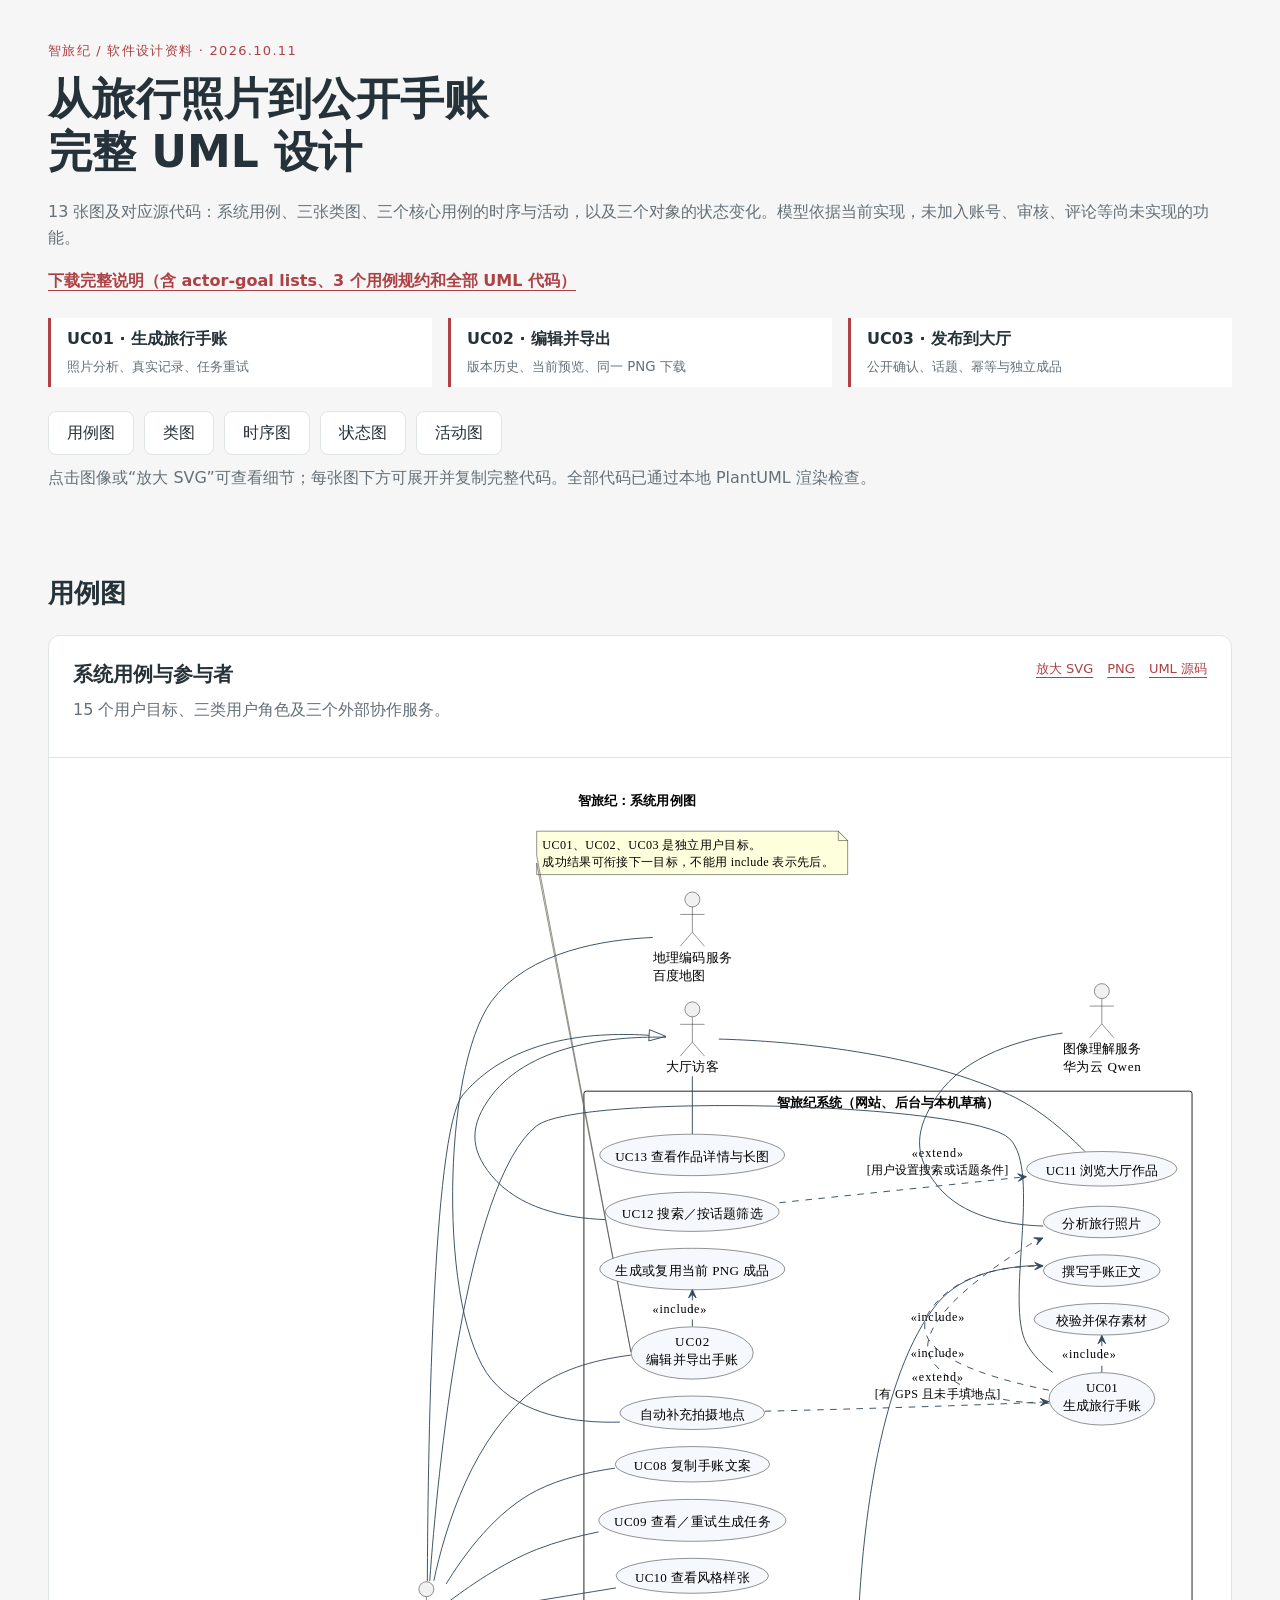
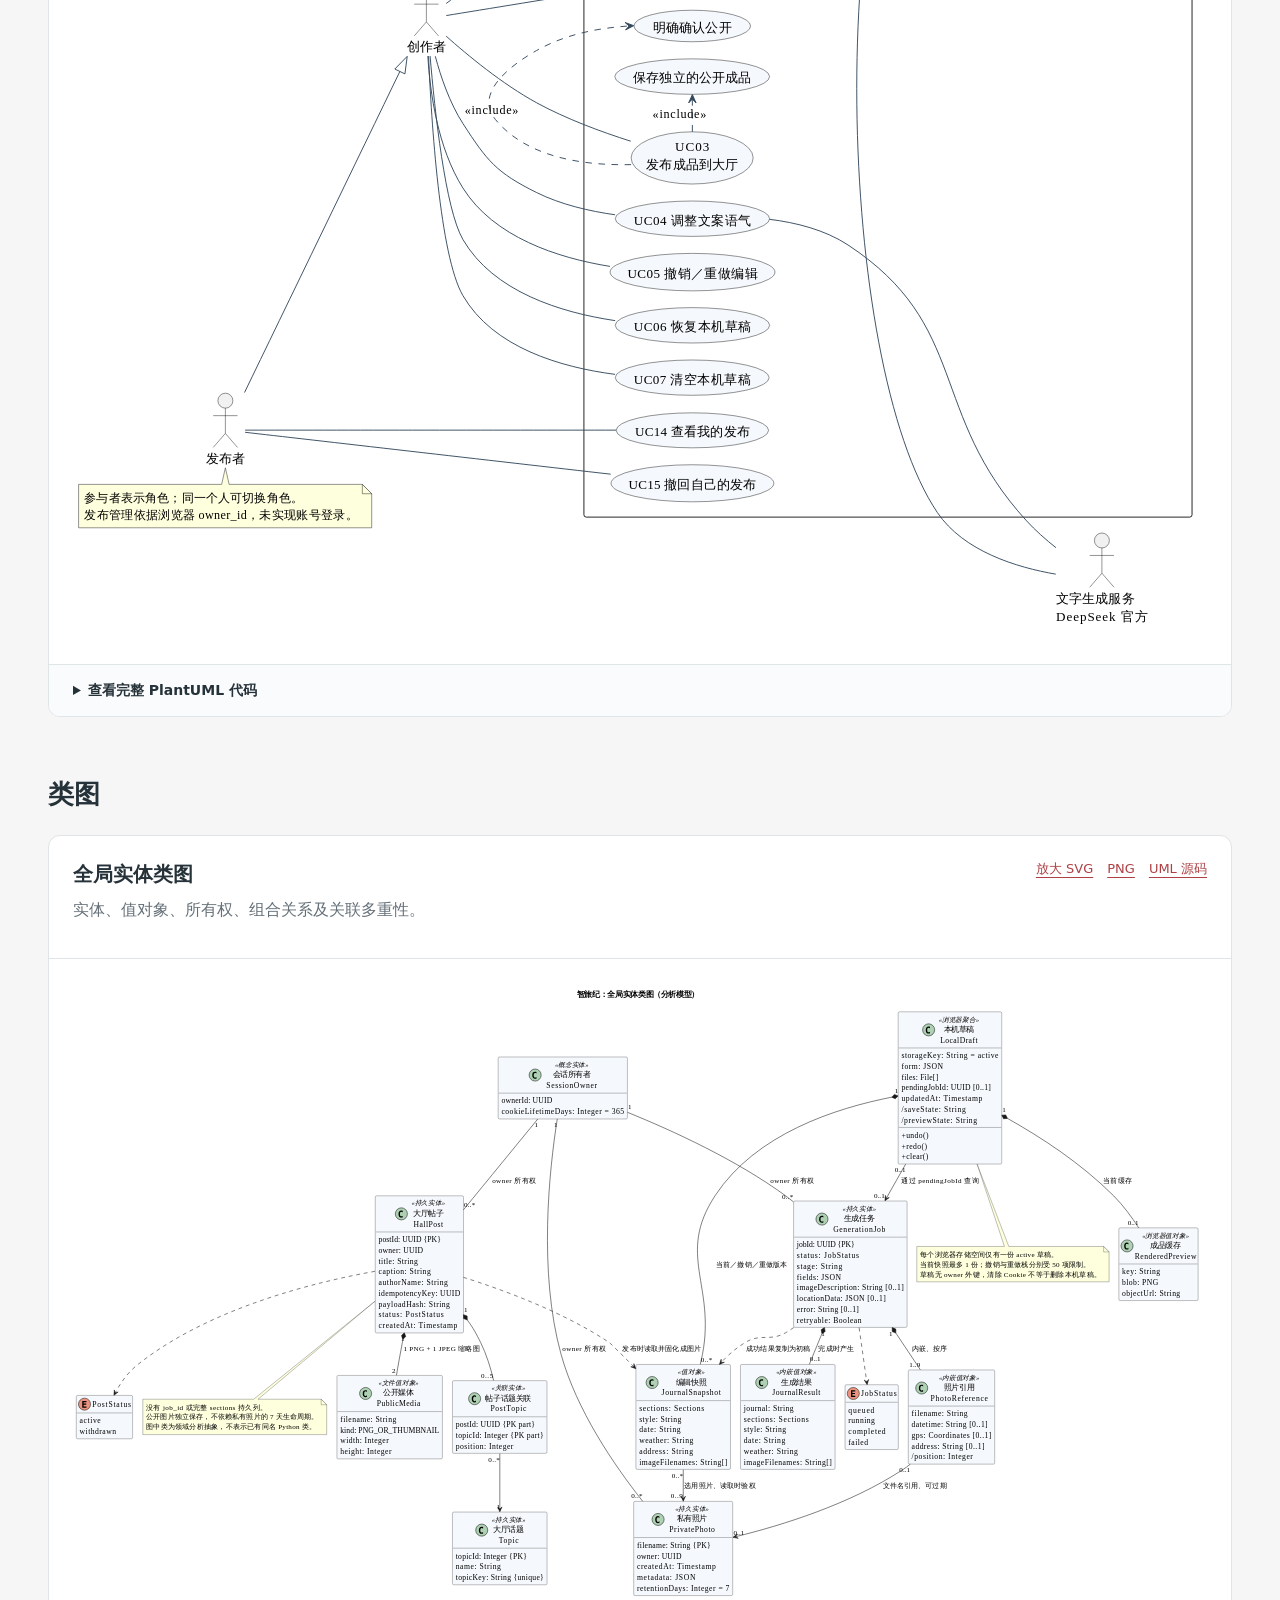
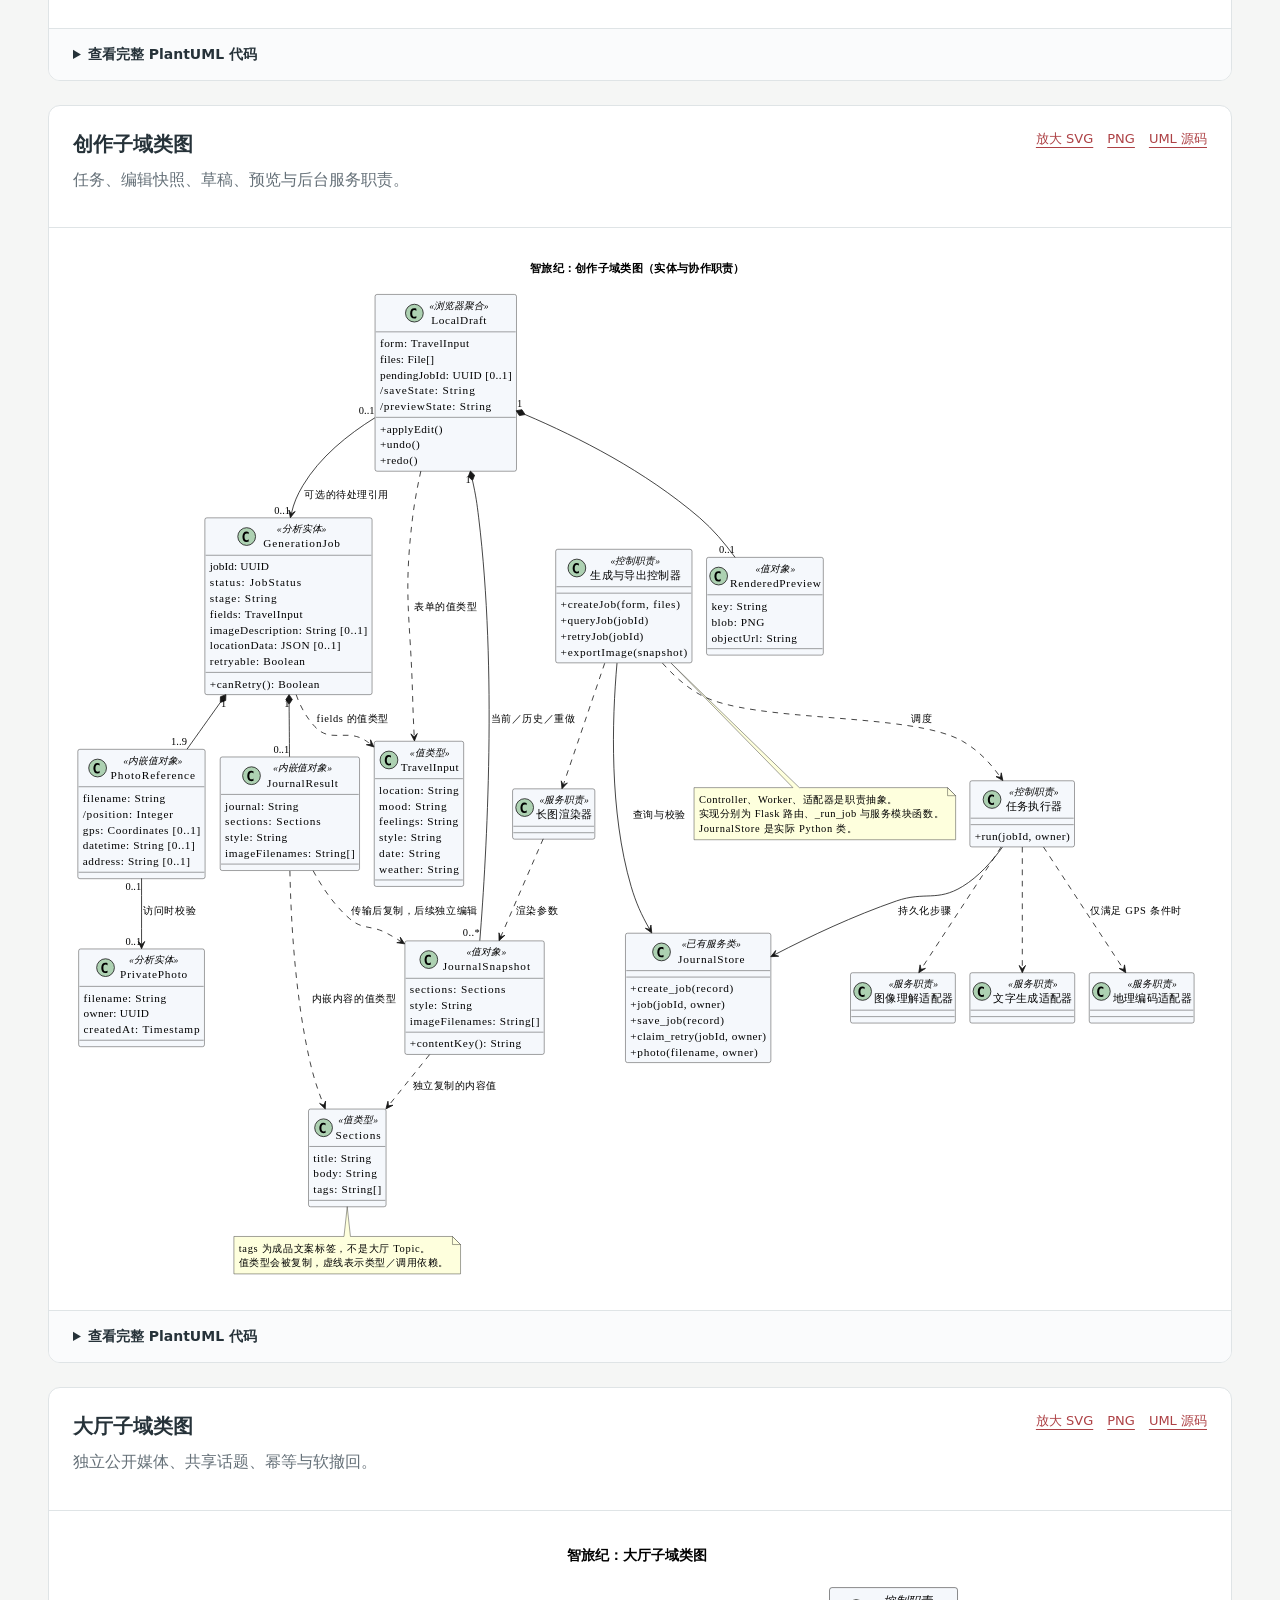
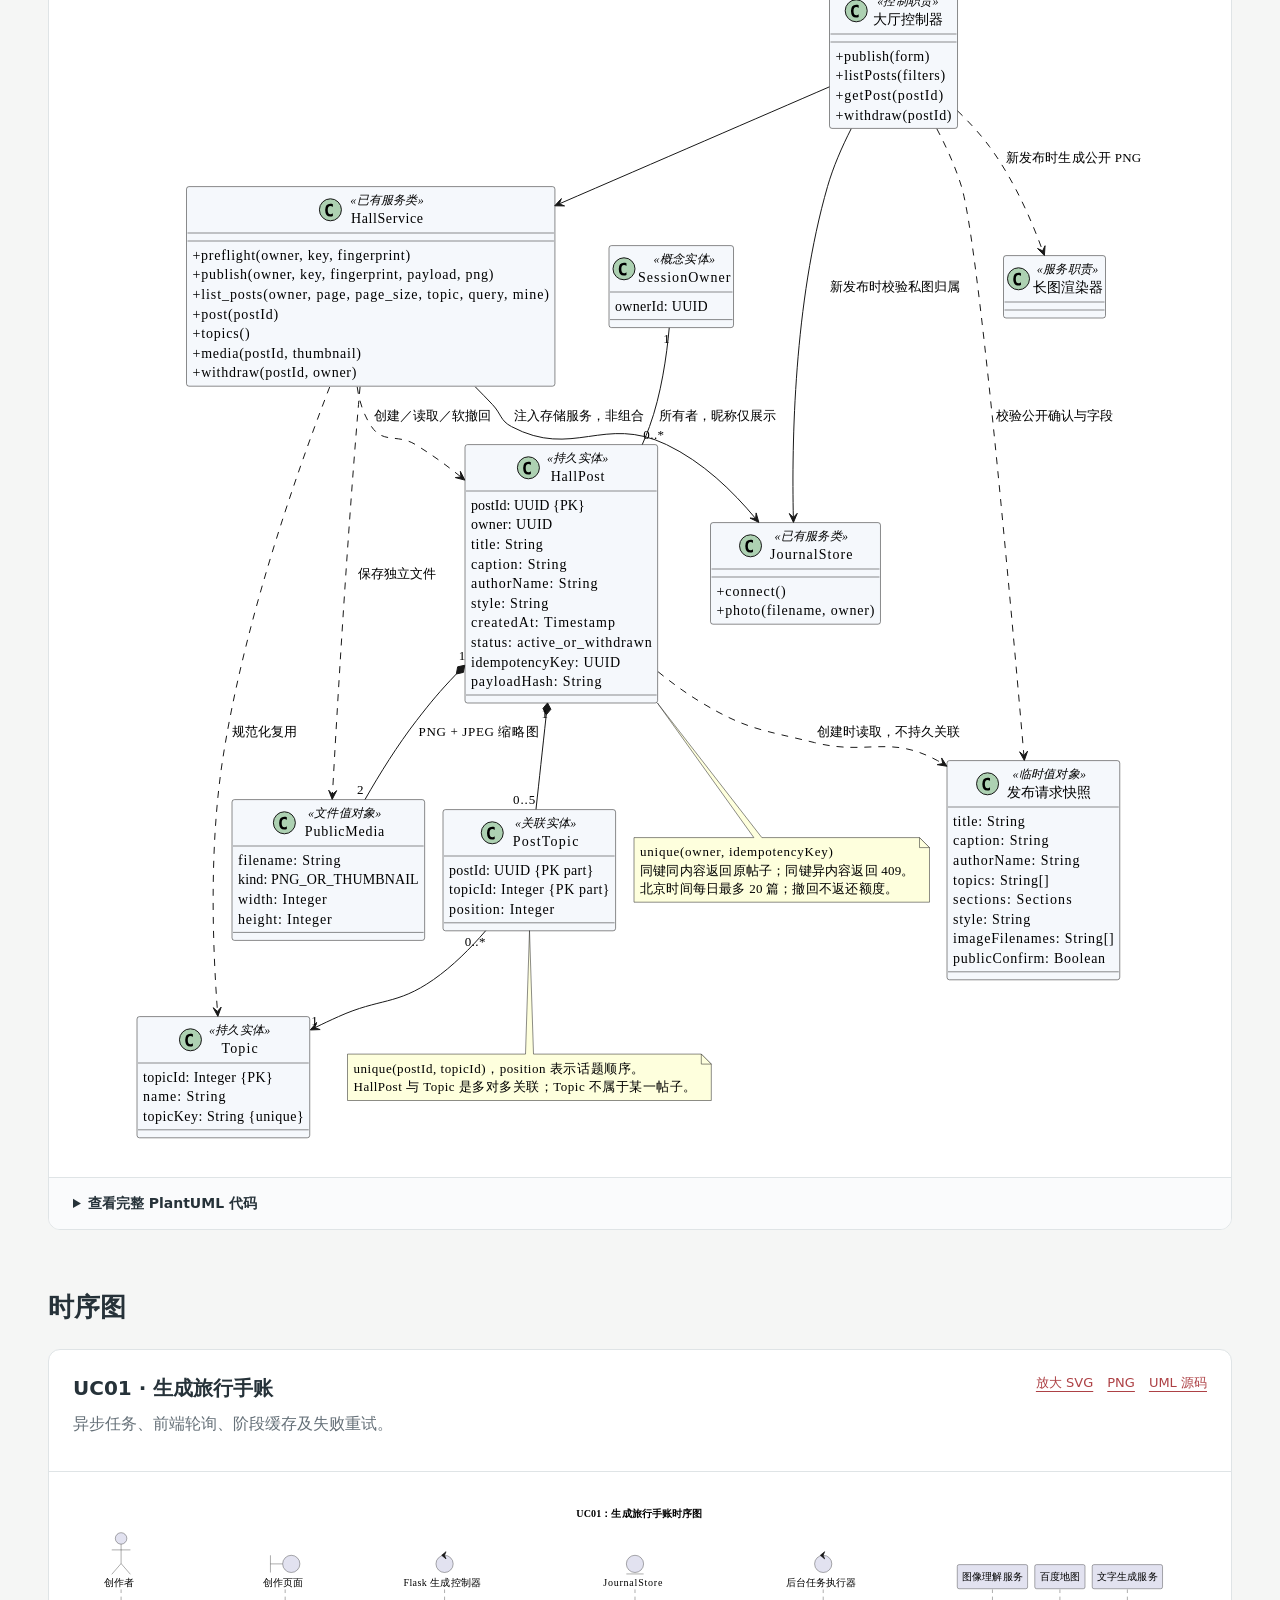
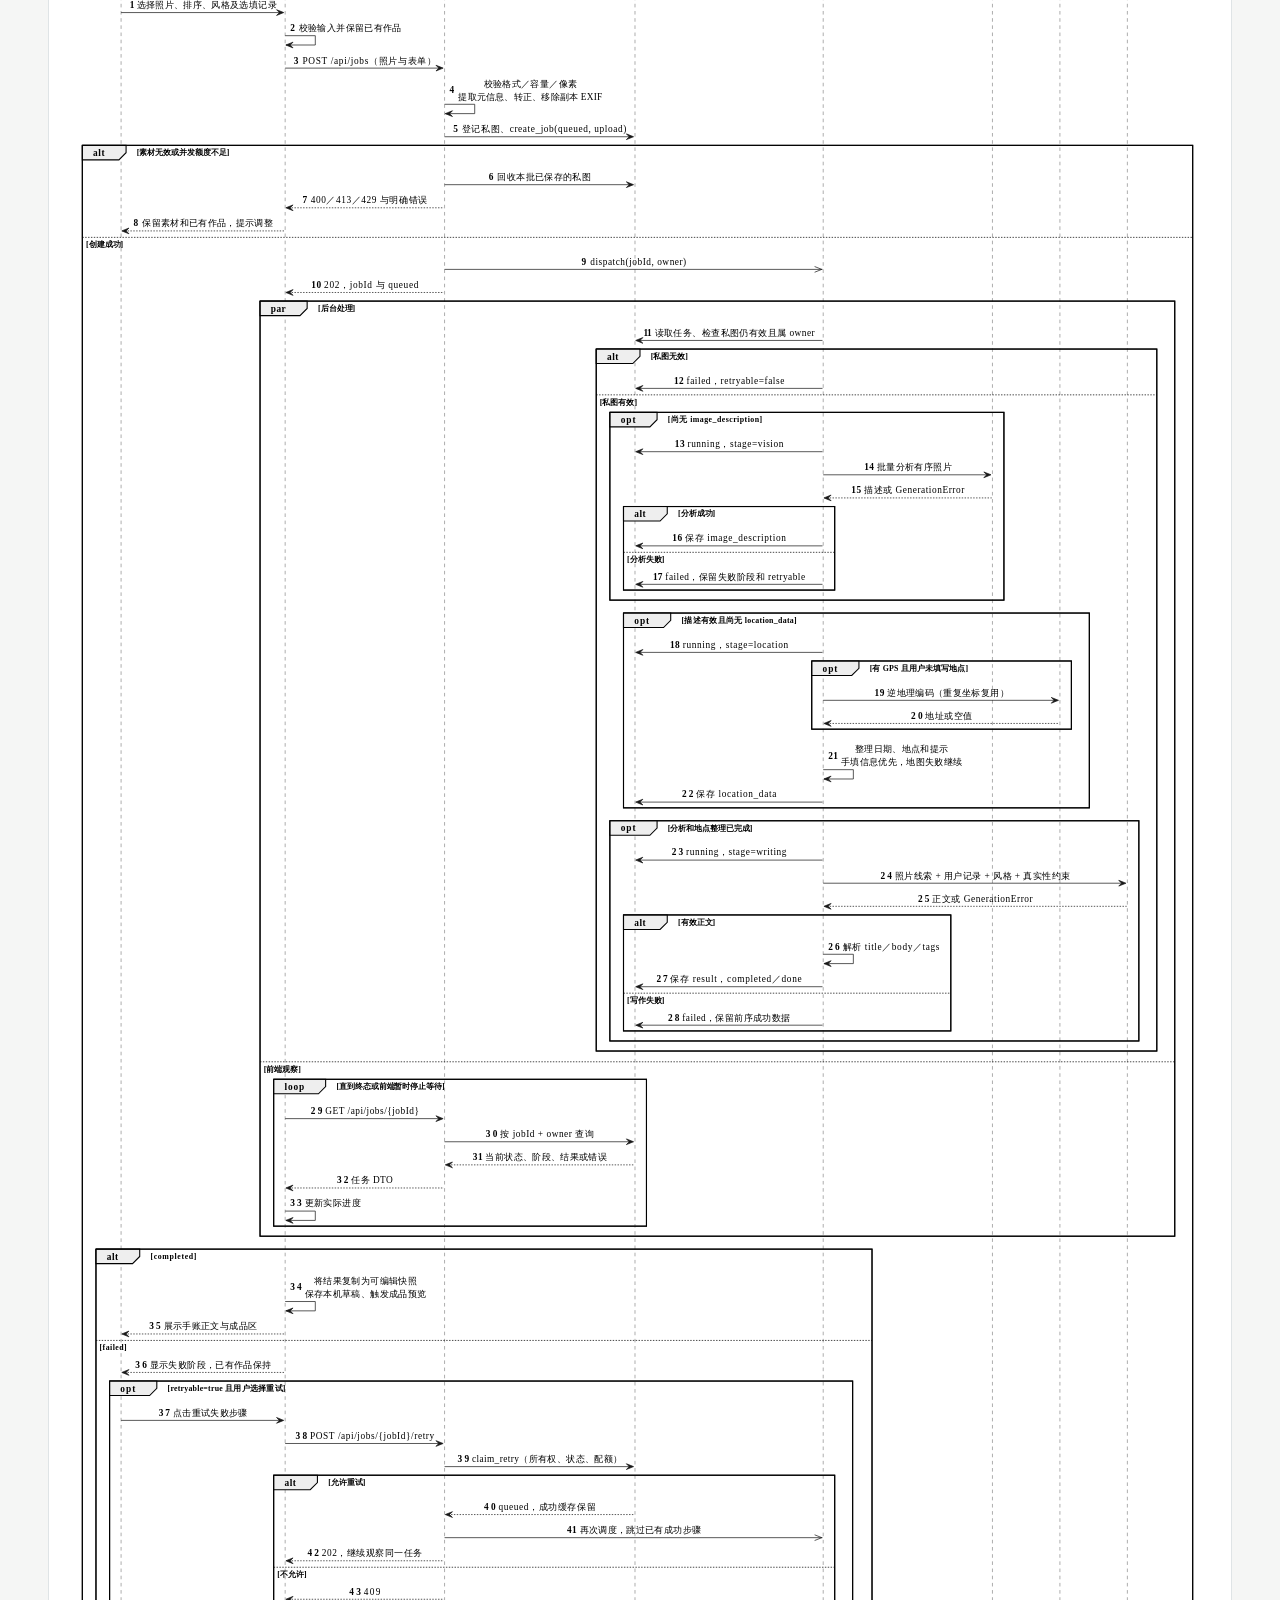
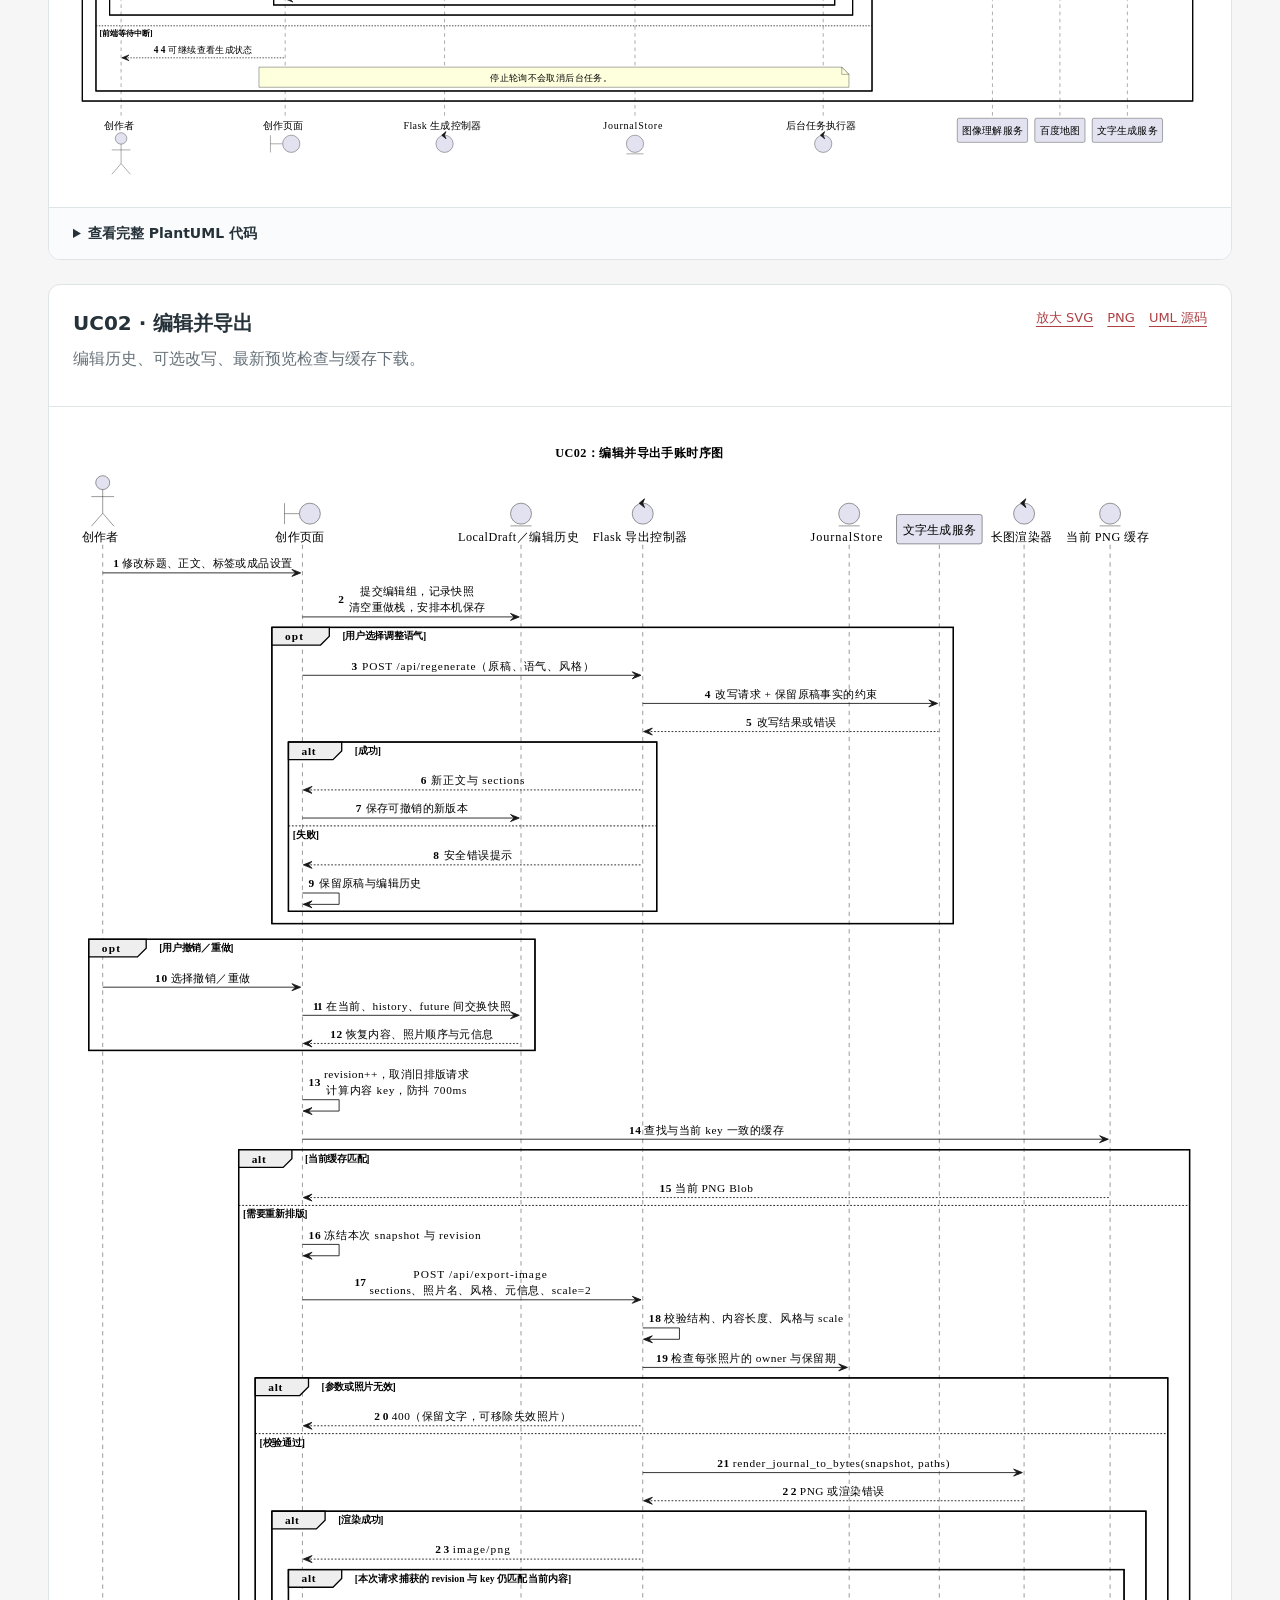
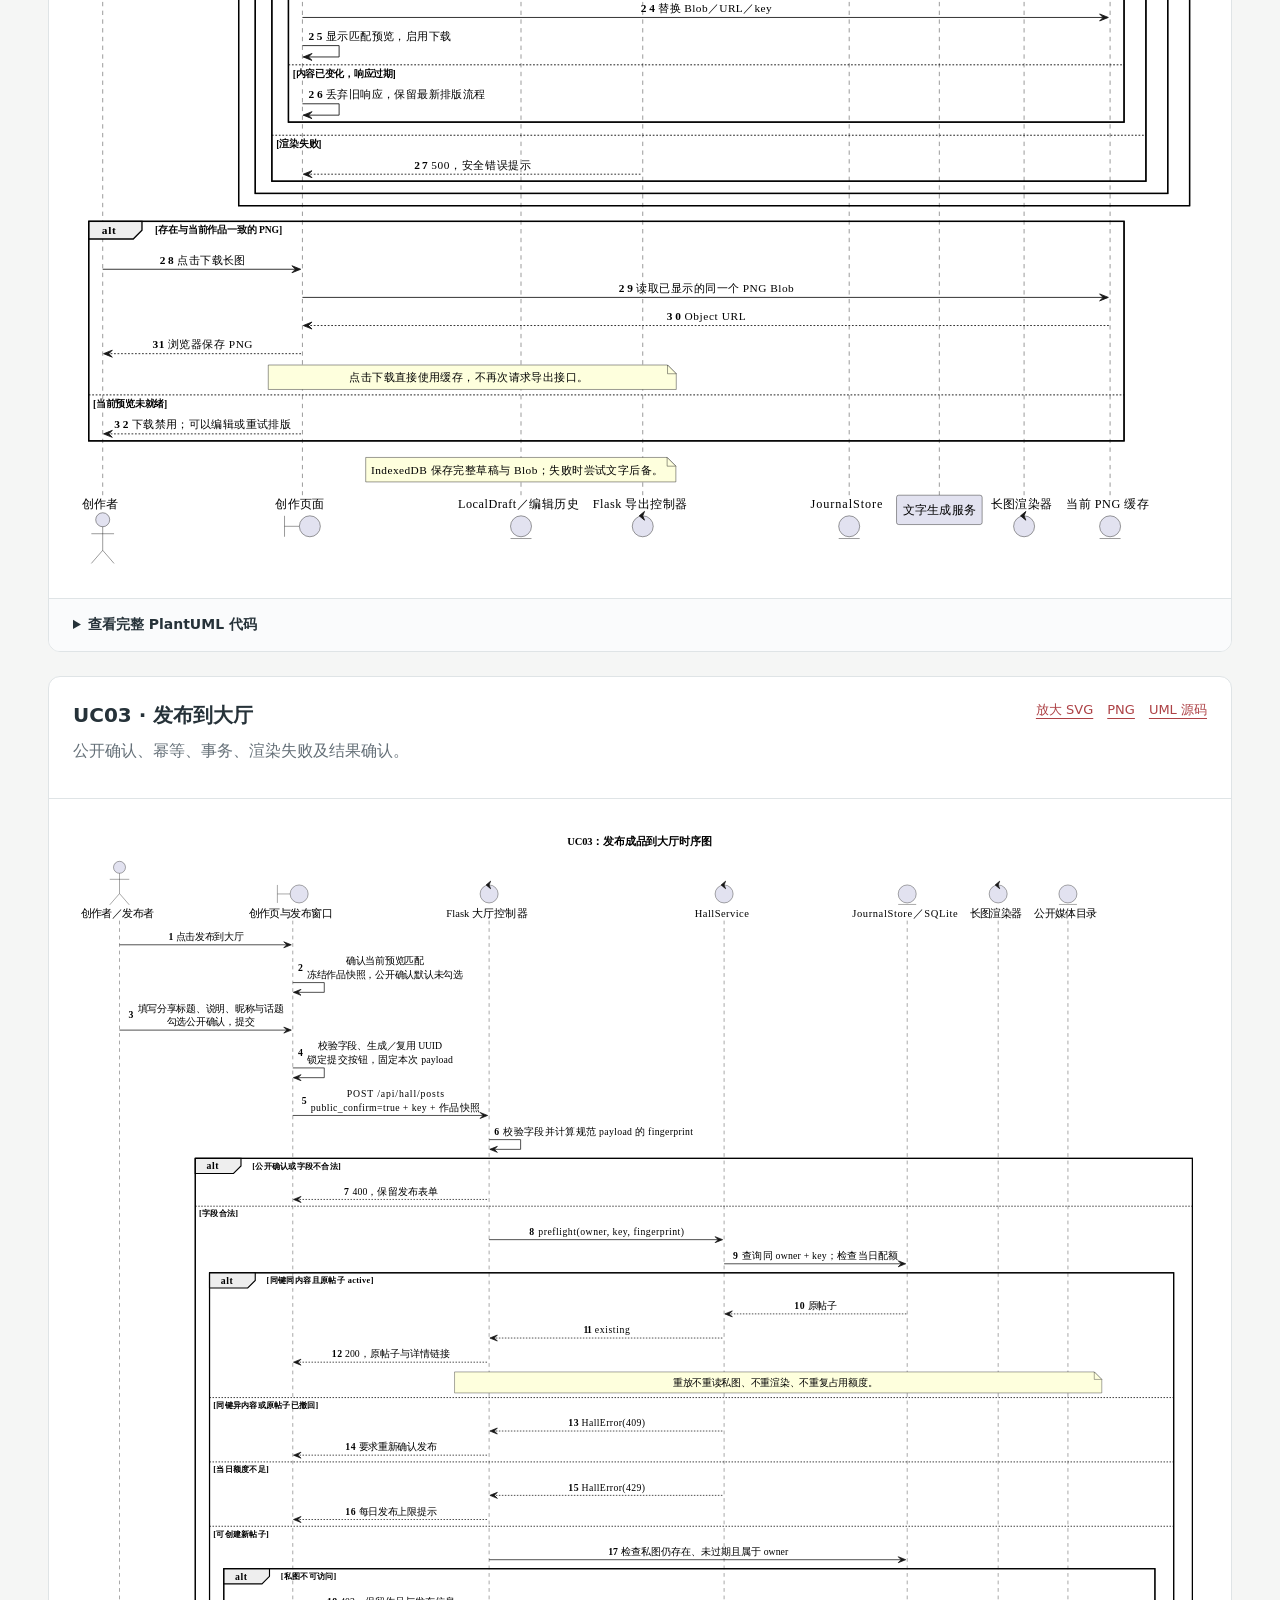
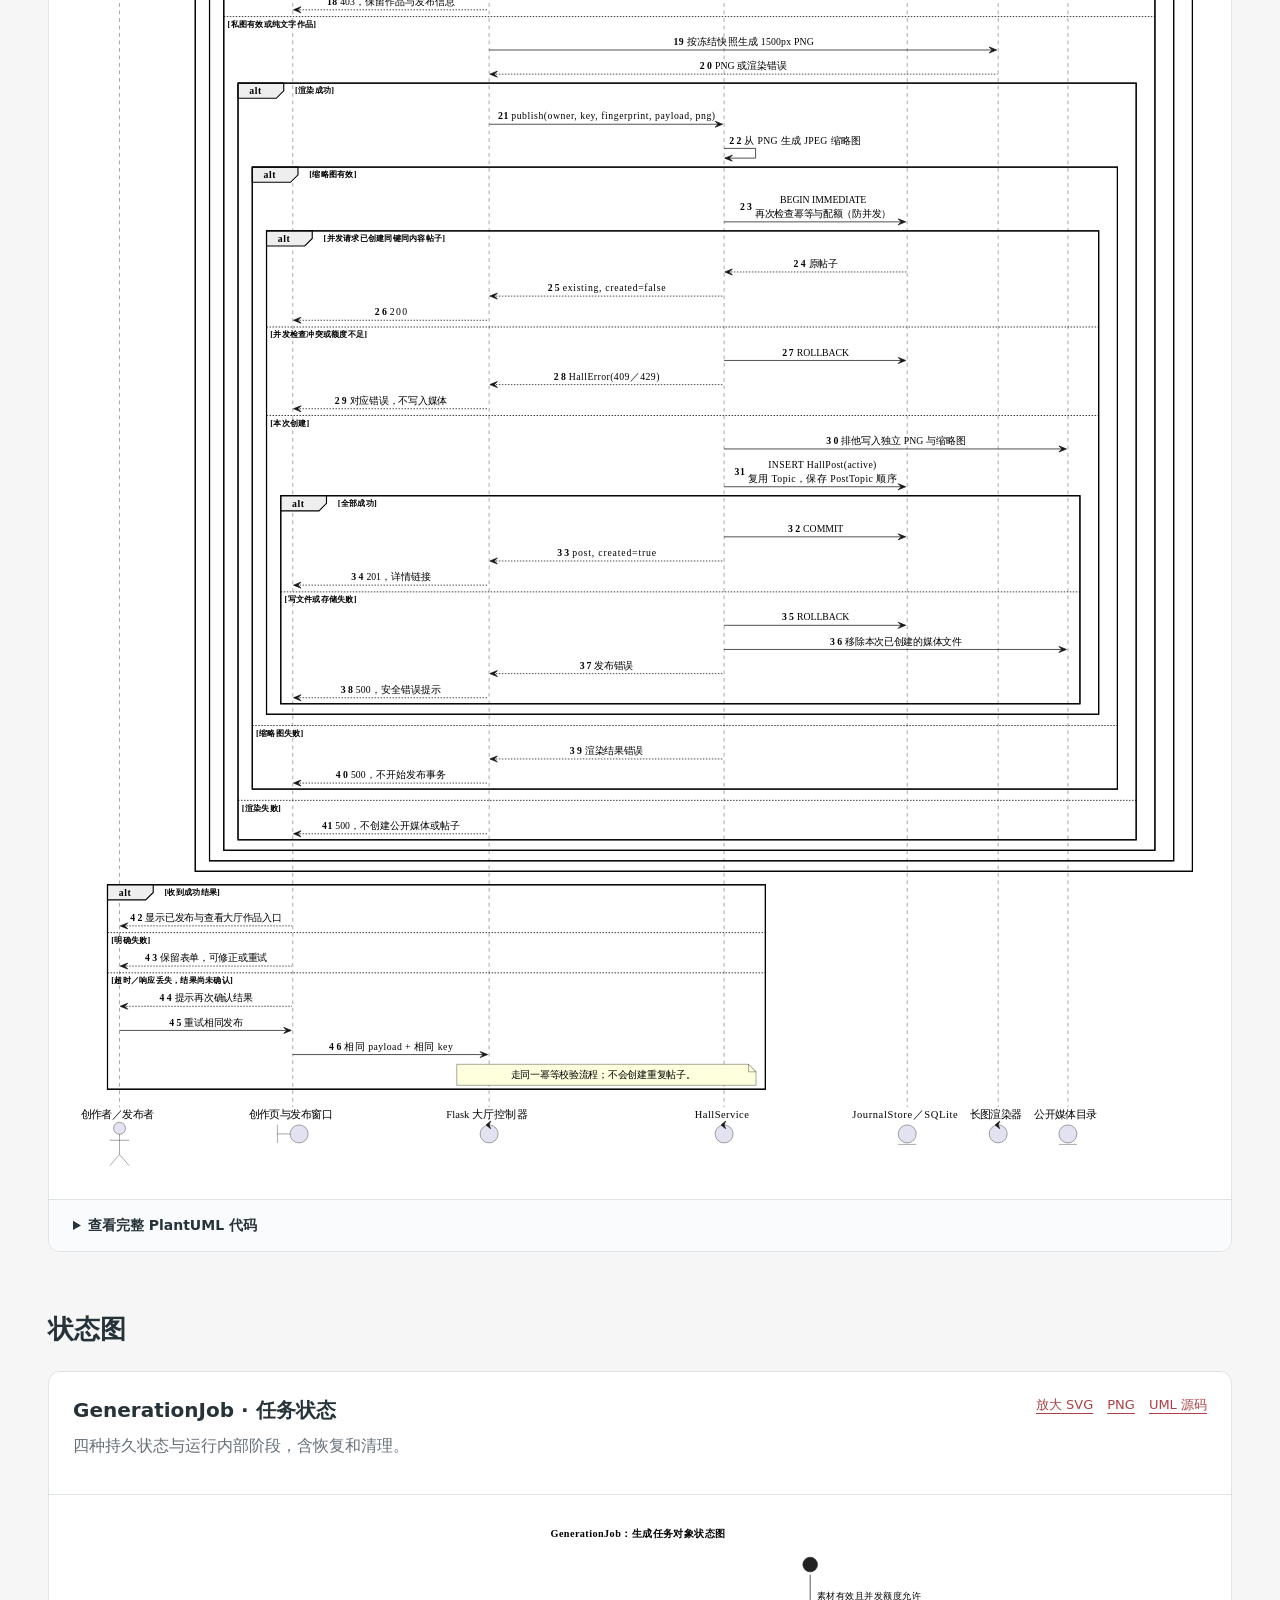
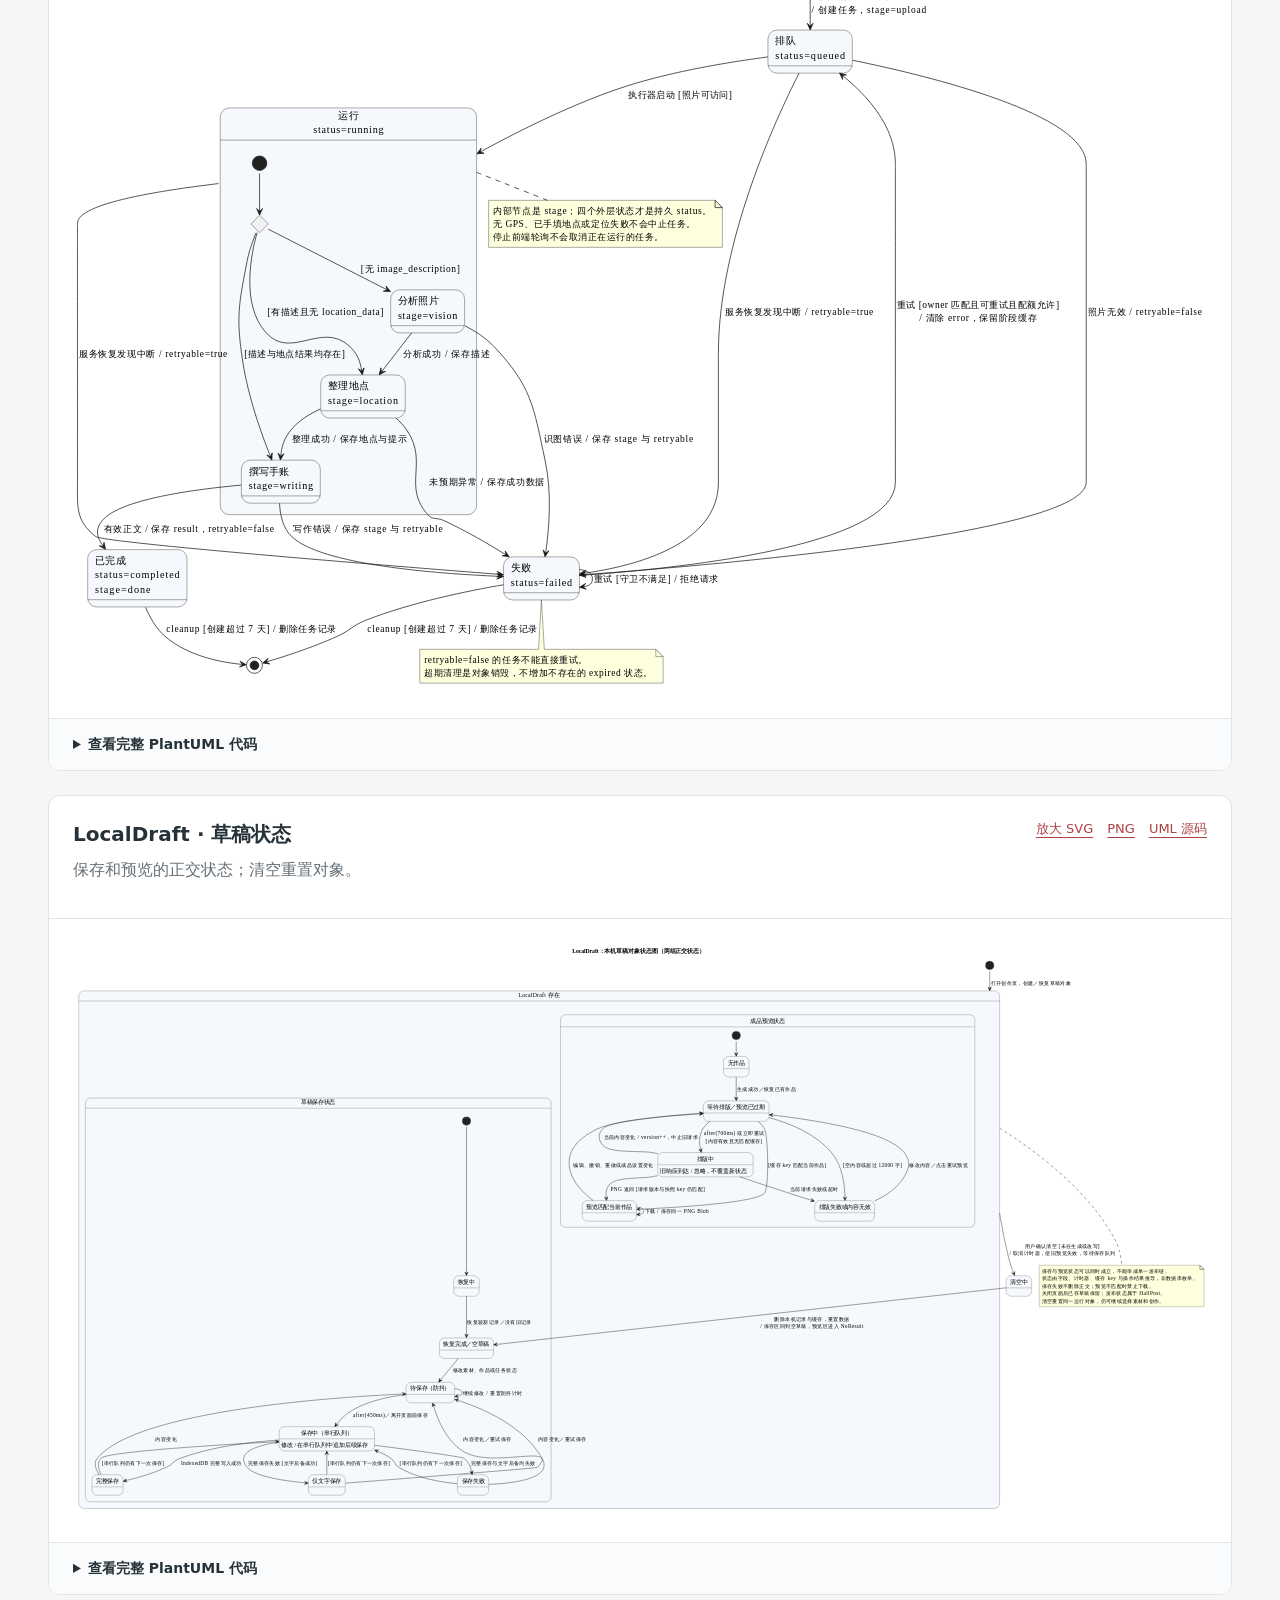
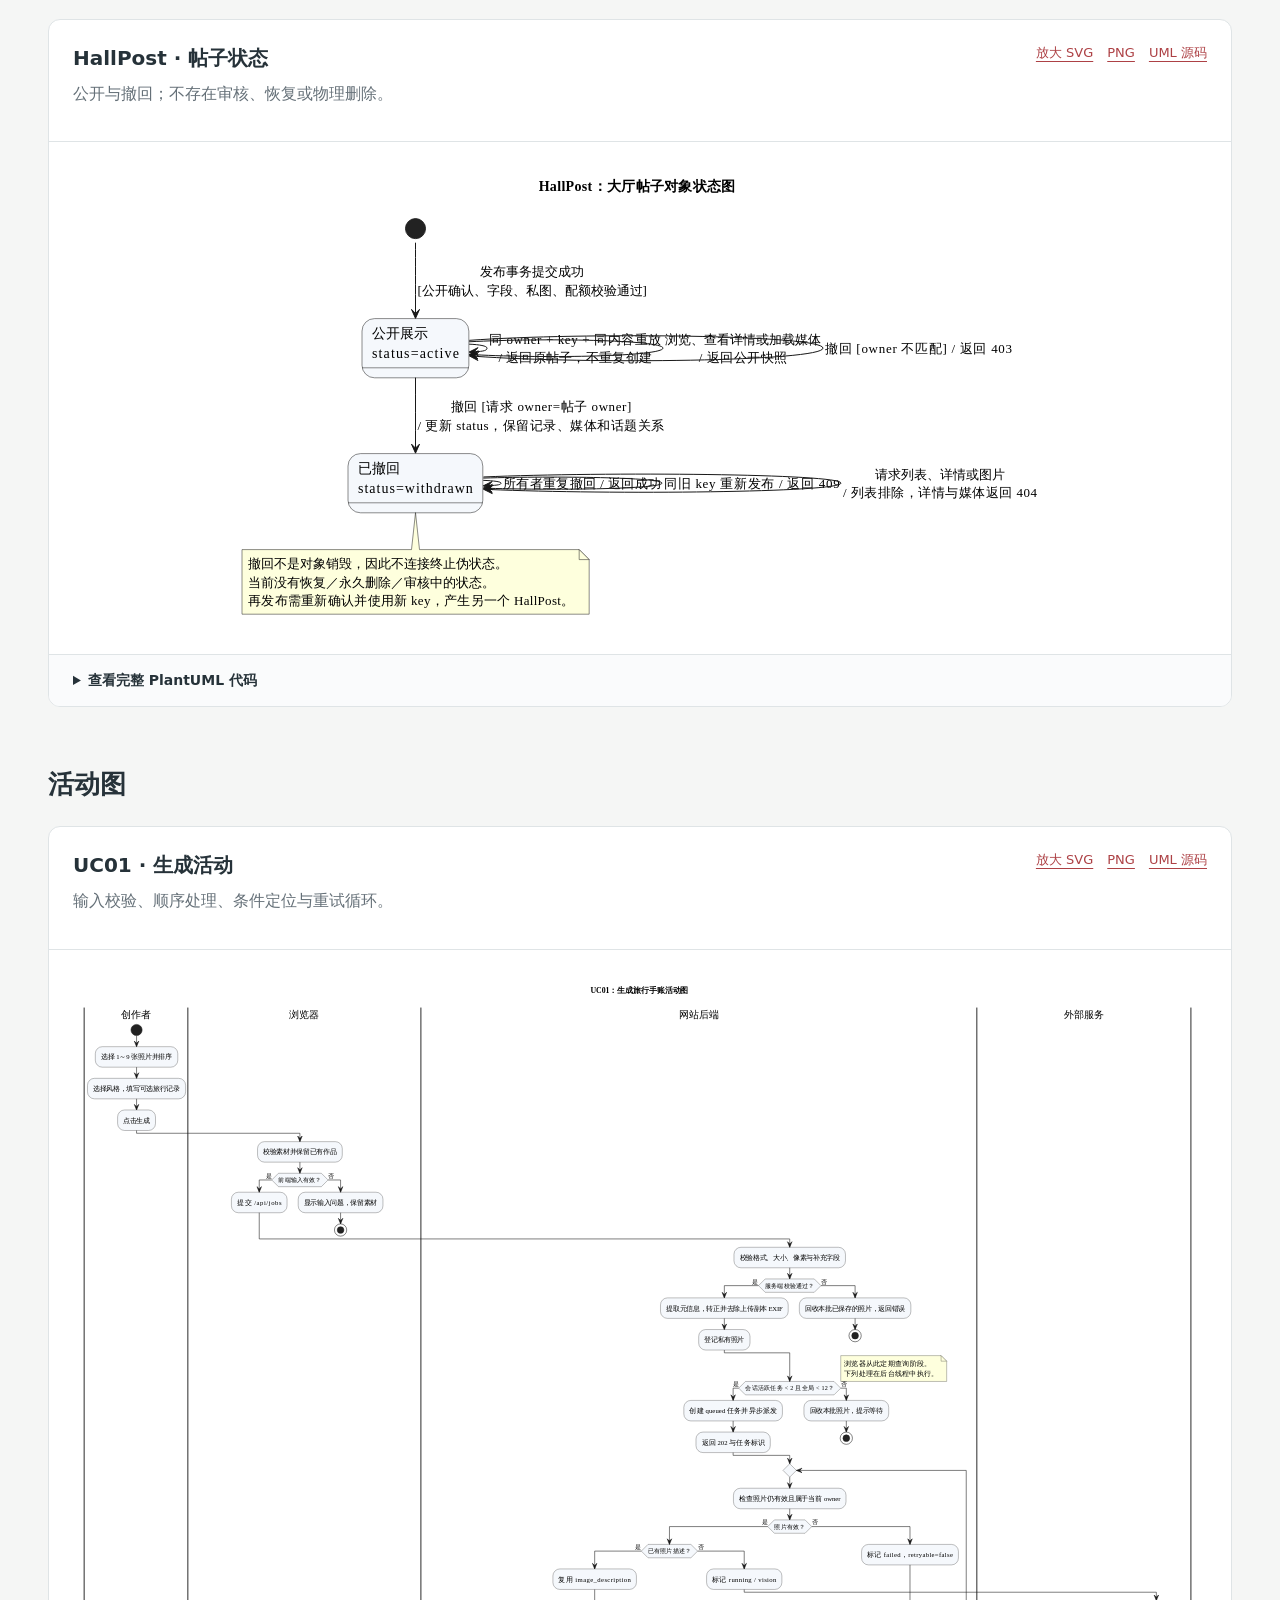
<file: docs/鏅烘梾绾猒UML/index.html>
<!doctype html>
<html lang="zh-CN"><head><meta charset="UTF-8"><meta name="viewport" content="width=device-width, initial-scale=1">
<title>智旅纪 · UML 设计资料</title>
<style>
:root{color-scheme:light;--ink:#263239;--muted:#657078;--red:#ad4145;--line:#dfe4e6}
*{box-sizing:border-box}html{scroll-behavior:smooth}body{margin:0;color:var(--ink);background:#f5f6f5;font-family:"PingFang SC","Microsoft YaHei",system-ui,sans-serif;line-height:1.65}
header,main{max-width:1240px;margin:auto;padding:40px 28px}header{padding-bottom:20px}.eyebrow{color:var(--red);font-size:13px;letter-spacing:.1em}h1{font-size:clamp(28px,4vw,44px);line-height:1.2;margin:12px 0 20px}h2{font-size:26px;margin:0 0 20px}h3{font-size:20px;margin:0 0 6px}p{margin:0 0 12px;color:var(--muted)}a{color:var(--red);text-underline-offset:4px}
nav{display:flex;gap:10px;flex-wrap:wrap;margin:24px 0 10px}nav a{background:#fff;border:1px solid var(--line);border-radius:8px;padding:8px 18px;text-decoration:none;color:var(--ink)}.report-link{display:inline-block;margin-top:4px;font-weight:600}
.overview{display:grid;grid-template-columns:repeat(3,1fr);gap:16px;margin-top:24px}.overview div{border-left:3px solid var(--red);padding:8px 16px;background:#fff}.overview strong{display:block}.overview small{color:var(--muted)}
main{padding-top:20px}section{margin:28px 0 56px;scroll-margin-top:18px}article{background:#fff;border:1px solid var(--line);border-radius:12px;overflow:hidden;margin:0 0 24px}.card-head{padding:22px 24px;display:flex;justify-content:space-between;gap:16px;align-items:start;border-bottom:1px solid var(--line)}.downloads{display:flex;gap:14px;flex-wrap:wrap;white-space:nowrap;font-size:13px}
.diagram{display:block;text-align:center;padding:24px;overflow:auto;background:#fff}.diagram img{max-width:100%;height:auto;display:block;margin:auto;cursor:zoom-in}details{border-top:1px solid var(--line);background:#fafbfc}summary{cursor:pointer;padding:14px 24px;font-weight:600;font-size:14px}pre{max-height:560px;overflow:auto;margin:0;padding:24px;font-size:13px;line-height:1.65;border-top:1px solid var(--line);font-family:ui-monospace,SFMono-Regular,Consolas,monospace}
footer{max-width:1240px;margin:auto;padding:0 28px 40px;color:var(--muted);font-size:13px}@media(max-width:700px){header,main{padding-left:16px;padding-right:16px}.overview{grid-template-columns:1fr}.card-head{display:block;padding:18px}.downloads{margin-top:12px}.diagram{padding:12px}}
</style></head><body>
<header><div class="eyebrow">智旅纪 / 软件设计资料 · 2026.10.11</div>
<h1>从旅行照片到公开手账<br>完整 UML 设计</h1>
<p>13 张图及对应源代码：系统用例、三张类图、三个核心用例的时序与活动，以及三个对象的状态变化。模型依据当前实现，未加入账号、审核、评论等尚未实现的功能。</p>
<a class="report-link" href="智旅纪_UML设计说明.md" download>下载完整说明（含 actor-goal lists、3 个用例规约和全部 UML 代码）</a>
<div class="overview"><div><strong>UC01 · 生成旅行手账</strong><small>照片分析、真实记录、任务重试</small></div><div><strong>UC02 · 编辑并导出</strong><small>版本历史、当前预览、同一 PNG 下载</small></div><div><strong>UC03 · 发布到大厅</strong><small>公开确认、话题、幂等与独立成品</small></div></div>
<nav><a href="#用例图">用例图</a><a href="#类图">类图</a><a href="#时序图">时序图</a><a href="#状态图">状态图</a><a href="#活动图">活动图</a></nav>
<p>点击图像或“放大 SVG”可查看细节；每张图下方可展开并复制完整代码。全部代码已通过本地 PlantUML 渲染检查。</p></header>
<main><section id="用例图"><h2>用例图</h2><article id="01_use_cases">
<div class="card-head"><div><h3>系统用例与参与者</h3><p>15 个用户目标、三类用户角色及三个外部协作服务。</p></div>
<div class="downloads"><a href="images/01_use_cases.svg" target="_blank">放大 SVG</a>
<a href="images/01_use_cases.png" download>PNG</a><a href="01_use_cases.puml" download>UML 源码</a></div></div>
<a class="diagram" href="images/01_use_cases.svg" target="_blank" title="点击放大查看">
<img src="images/01_use_cases.svg" alt="系统用例与参与者" loading="lazy"></a>
<details><summary>查看完整 PlantUML 代码</summary><pre><code>@startuml
!pragma layout smetana
left to right direction
skinparam defaultFontName &quot;PingFang SC&quot;
skinparam shadowing false
skinparam packageStyle rectangle
skinparam ArrowColor #34495E
skinparam usecaseBackgroundColor #F5F8FC
title 智旅纪：系统用例图

actor &quot;大厅访客&quot; as Visitor
actor &quot;创作者&quot; as Creator
actor &quot;发布者&quot; as Publisher
Creator --|&gt; Visitor
Publisher --|&gt; Creator

rectangle &quot;智旅纪系统（网站、后台与本机草稿）&quot; {
  usecase &quot;UC01\n生成旅行手账&quot; as Generate
  usecase &quot;校验并保存素材&quot; as Prepare
  usecase &quot;分析旅行照片&quot; as Analyze
  usecase &quot;撰写手账正文&quot; as Write
  usecase &quot;自动补充拍摄地点&quot; as Locate
  usecase &quot;UC02\n编辑并导出手账&quot; as EditExport
  usecase &quot;生成或复用当前 PNG 成品&quot; as Render
  usecase &quot;UC04 调整文案语气&quot; as Rewrite
  usecase &quot;UC05 撤销／重做编辑&quot; as History
  usecase &quot;UC06 恢复本机草稿&quot; as Restore
  usecase &quot;UC07 清空本机草稿&quot; as Clear
  usecase &quot;UC08 复制手账文案&quot; as Copy
  usecase &quot;UC09 查看／重试生成任务&quot; as Retry
  usecase &quot;UC10 查看风格样张&quot; as Sample
  usecase &quot;UC03\n发布成品到大厅&quot; as Publish
  usecase &quot;明确确认公开&quot; as Consent
  usecase &quot;保存独立的公开成品&quot; as PublicSnapshot
  usecase &quot;UC11 浏览大厅作品&quot; as Browse
  usecase &quot;UC12 搜索／按话题筛选&quot; as Search
  usecase &quot;UC13 查看作品详情与长图&quot; as Detail
  usecase &quot;UC14 查看我的发布&quot; as Mine
  usecase &quot;UC15 撤回自己的发布&quot; as Withdraw
}

actor &quot;图像理解服务\n华为云 Qwen&quot; as Vision
actor &quot;文字生成服务\nDeepSeek 官方&quot; as Text
actor &quot;地理编码服务\n百度地图&quot; as Map

Visitor -right- Browse
Visitor -right- Search
Visitor -right- Detail
Creator -right- Generate
Creator -right- EditExport
Creator -right- Rewrite
Creator -right- History
Creator -right- Restore
Creator -right- Clear
Creator -right- Copy
Creator -right- Retry
Creator -right- Sample
Creator -right- Publish
Publisher -right- Mine
Publisher -right- Withdraw

Generate .right.&gt; Prepare : &lt;&lt;include&gt;&gt;
Generate .right.&gt; Analyze : &lt;&lt;include&gt;&gt;
Generate .right.&gt; Write : &lt;&lt;include&gt;&gt;
Locate ..&gt; Generate : &lt;&lt;extend&gt;&gt;\n[有 GPS 且未手填地点]
EditExport .right.&gt; Render : &lt;&lt;include&gt;&gt;
Publish .right.&gt; Consent : &lt;&lt;include&gt;&gt;
Publish .right.&gt; PublicSnapshot : &lt;&lt;include&gt;&gt;
Search ..&gt; Browse : &lt;&lt;extend&gt;&gt;\n[用户设置搜索或话题条件]
Analyze -right- Vision
Write -right- Text
Rewrite -right- Text
Locate -right- Map

note bottom of Publisher
  参与者表示角色；同一个人可切换角色。
  发布管理依据浏览器 owner_id，未实现账号登录。
end note
note bottom of EditExport
  UC01、UC02、UC03 是独立用户目标。
  成功结果可衔接下一目标，不能用 include 表示先后。
end note
@enduml
</code></pre></details>
</article></section>
<section id="类图"><h2>类图</h2><article id="02_class_domain">
<div class="card-head"><div><h3>全局实体类图</h3><p>实体、值对象、所有权、组合关系及关联多重性。</p></div>
<div class="downloads"><a href="images/02_class_domain.svg" target="_blank">放大 SVG</a>
<a href="images/02_class_domain.png" download>PNG</a><a href="02_class_domain.puml" download>UML 源码</a></div></div>
<a class="diagram" href="images/02_class_domain.svg" target="_blank" title="点击放大查看">
<img src="images/02_class_domain.svg" alt="全局实体类图" loading="lazy"></a>
<details><summary>查看完整 PlantUML 代码</summary><pre><code>@startuml
!pragma layout smetana
skinparam defaultFontName &quot;PingFang SC&quot;
skinparam shadowing false
skinparam classAttributeIconSize 0
skinparam classBackgroundColor #F5F8FC
title 智旅纪：全局实体类图（分析模型）
hide empty methods

class &quot;会话所有者\nSessionOwner&quot; as SessionOwner &lt;&lt;概念实体&gt;&gt; {
  ownerId: UUID
  cookieLifetimeDays: Integer = 365
}
class &quot;私有照片\nPrivatePhoto&quot; as PrivatePhoto &lt;&lt;持久实体&gt;&gt; {
  filename: String {PK}
  owner: UUID
  createdAt: Timestamp
  metadata: JSON
  retentionDays: Integer = 7
}
class &quot;生成任务\nGenerationJob&quot; as GenerationJob &lt;&lt;持久实体&gt;&gt; {
  jobId: UUID {PK}
  status: JobStatus
  stage: String
  fields: JSON
  imageDescription: String [0..1]
  locationData: JSON [0..1]
  error: String [0..1]
  retryable: Boolean
}
class &quot;照片引用\nPhotoReference&quot; as PhotoReference &lt;&lt;内嵌值对象&gt;&gt; {
  filename: String
  datetime: String [0..1]
  gps: Coordinates [0..1]
  address: String [0..1]
  /position: Integer
}
class &quot;生成结果\nJournalResult&quot; as JournalResult &lt;&lt;内嵌值对象&gt;&gt; {
  journal: String
  sections: Sections
  style: String
  date: String
  weather: String
  imageFilenames: String[]
}
class &quot;本机草稿\nLocalDraft&quot; as LocalDraft &lt;&lt;浏览器聚合&gt;&gt; {
  storageKey: String = active
  form: JSON
  files: File[]
  pendingJobId: UUID [0..1]
  updatedAt: Timestamp
  /saveState: String
  /previewState: String
  +undo()
  +redo()
  +clear()
}
class &quot;编辑快照\nJournalSnapshot&quot; as JournalSnapshot &lt;&lt;值对象&gt;&gt; {
  sections: Sections
  style: String
  date: String
  weather: String
  address: String
  imageFilenames: String[]
}
class &quot;成品缓存\nRenderedPreview&quot; as RenderedPreview &lt;&lt;浏览器值对象&gt;&gt; {
  key: String
  blob: PNG
  objectUrl: String
}
class &quot;大厅帖子\nHallPost&quot; as HallPost &lt;&lt;持久实体&gt;&gt; {
  postId: UUID {PK}
  owner: UUID
  title: String
  caption: String
  authorName: String
  idempotencyKey: UUID
  payloadHash: String
  status: PostStatus
  createdAt: Timestamp
}
class &quot;公开媒体\nPublicMedia&quot; as PublicMedia &lt;&lt;文件值对象&gt;&gt; {
  filename: String
  kind: PNG_OR_THUMBNAIL
  width: Integer
  height: Integer
}
class &quot;大厅话题\nTopic&quot; as Topic &lt;&lt;持久实体&gt;&gt; {
  topicId: Integer {PK}
  name: String
  topicKey: String {unique}
}
class &quot;帖子话题关联\nPostTopic&quot; as PostTopic &lt;&lt;关联实体&gt;&gt; {
  postId: UUID {PK part}
  topicId: Integer {PK part}
  position: Integer
}
enum JobStatus {
  queued
  running
  completed
  failed
}
enum PostStatus {
  active
  withdrawn
}

SessionOwner &quot;1&quot; -- &quot;0..*&quot; PrivatePhoto : owner 所有权
SessionOwner &quot;1&quot; -- &quot;0..*&quot; GenerationJob : owner 所有权
SessionOwner &quot;1&quot; -- &quot;0..*&quot; HallPost : owner 所有权
GenerationJob &quot;1&quot; *-- &quot;1..9&quot; PhotoReference : 内嵌、按序
PhotoReference &quot;0..1&quot; --&gt; &quot;0..1&quot; PrivatePhoto : 文件名引用、可过期
GenerationJob &quot;1&quot; *-- &quot;0..1&quot; JournalResult : 完成时产生
GenerationJob ..&gt; JobStatus
GenerationJob ..&gt; JournalSnapshot : 成功结果复制为初稿
LocalDraft &quot;1&quot; *-- &quot;0..*&quot; JournalSnapshot : 当前／撤销／重做版本
LocalDraft &quot;1&quot; *-- &quot;0..1&quot; RenderedPreview : 当前缓存
LocalDraft &quot;0..1&quot; --&gt; &quot;0..1&quot; GenerationJob : 通过 pendingJobId 查询
JournalSnapshot &quot;0..*&quot; --&gt; &quot;0..9&quot; PrivatePhoto : 选用照片、读取时验权
HallPost &quot;1&quot; *-- &quot;2&quot; PublicMedia : 1 PNG + 1 JPEG 缩略图
HallPost &quot;1&quot; *-- &quot;0..5&quot; PostTopic
PostTopic &quot;0..*&quot; --&gt; &quot;1&quot; Topic
HallPost ..&gt; PostStatus
HallPost ..&gt; JournalSnapshot : 发布时读取并固化成图片

note bottom of LocalDraft
  每个浏览器存储空间仅有一份 active 草稿。
  当前快照最多 1 份；撤销与重做栈分别受 50 项限制。
  草稿无 owner 外键，清除 Cookie 不等于删除本机草稿。
end note
note bottom of HallPost
  没有 job_id 或完整 sections 持久列。
  公开图片独立保存，不依赖私有照片的 7 天生命周期。
  图中类为领域分析抽象，不表示已有同名 Python 类。
end note
@enduml
</code></pre></details>
</article>
<article id="03_class_creation">
<div class="card-head"><div><h3>创作子域类图</h3><p>任务、编辑快照、草稿、预览与后台服务职责。</p></div>
<div class="downloads"><a href="images/03_class_creation.svg" target="_blank">放大 SVG</a>
<a href="images/03_class_creation.png" download>PNG</a><a href="03_class_creation.puml" download>UML 源码</a></div></div>
<a class="diagram" href="images/03_class_creation.svg" target="_blank" title="点击放大查看">
<img src="images/03_class_creation.svg" alt="创作子域类图" loading="lazy"></a>
<details><summary>查看完整 PlantUML 代码</summary><pre><code>@startuml
!pragma layout smetana
skinparam defaultFontName &quot;PingFang SC&quot;
skinparam shadowing false
skinparam classAttributeIconSize 0
skinparam classBackgroundColor #F5F8FC
title 智旅纪：创作子域类图（实体与协作职责）

class GenerationJob &lt;&lt;分析实体&gt;&gt; {
  jobId: UUID
  status: JobStatus
  stage: String
  fields: TravelInput
  imageDescription: String [0..1]
  locationData: JSON [0..1]
  retryable: Boolean
  +canRetry(): Boolean
}
class TravelInput &lt;&lt;值类型&gt;&gt; {
  location: String
  mood: String
  feelings: String
  style: String
  date: String
  weather: String
}
class PhotoReference &lt;&lt;内嵌值对象&gt;&gt; {
  filename: String
  /position: Integer
  gps: Coordinates [0..1]
  datetime: String [0..1]
  address: String [0..1]
}
class PrivatePhoto &lt;&lt;分析实体&gt;&gt; {
  filename: String
  owner: UUID
  createdAt: Timestamp
}
class JournalResult &lt;&lt;内嵌值对象&gt;&gt; {
  journal: String
  sections: Sections
  style: String
  imageFilenames: String[]
}
class Sections &lt;&lt;值类型&gt;&gt; {
  title: String
  body: String
  tags: String[]
}
class LocalDraft &lt;&lt;浏览器聚合&gt;&gt; {
  form: TravelInput
  files: File[]
  pendingJobId: UUID [0..1]
  /saveState: String
  /previewState: String
  +applyEdit()
  +undo()
  +redo()
}
class JournalSnapshot &lt;&lt;值对象&gt;&gt; {
  sections: Sections
  style: String
  imageFilenames: String[]
  +contentKey(): String
}
class RenderedPreview &lt;&lt;值对象&gt;&gt; {
  key: String
  blob: PNG
  objectUrl: String
}
class &quot;生成与导出控制器&quot; as Controller &lt;&lt;控制职责&gt;&gt; {
  +createJob(form, files)
  +queryJob(jobId)
  +retryJob(jobId)
  +exportImage(snapshot)
}
class &quot;任务执行器&quot; as Worker &lt;&lt;控制职责&gt;&gt; {
  +run(jobId, owner)
}
class JournalStore &lt;&lt;已有服务类&gt;&gt; {
  +create_job(record)
  +job(jobId, owner)
  +save_job(record)
  +claim_retry(jobId, owner)
  +photo(filename, owner)
}
class &quot;图像理解适配器&quot; as Vision &lt;&lt;服务职责&gt;&gt;
class &quot;文字生成适配器&quot; as Text &lt;&lt;服务职责&gt;&gt;
class &quot;地理编码适配器&quot; as Map &lt;&lt;服务职责&gt;&gt;
class &quot;长图渲染器&quot; as Renderer &lt;&lt;服务职责&gt;&gt;

GenerationJob &quot;1&quot; *-- &quot;1..9&quot; PhotoReference
PhotoReference &quot;0..1&quot; --&gt; &quot;0..1&quot; PrivatePhoto : 访问时校验
GenerationJob &quot;1&quot; *-- &quot;0..1&quot; JournalResult
GenerationJob ..&gt; TravelInput : fields 的值类型
JournalResult ..&gt; Sections : 内嵌内容的值类型
LocalDraft ..&gt; TravelInput : 表单的值类型
LocalDraft &quot;1&quot; *-- &quot;0..*&quot; JournalSnapshot : 当前／历史／重做
JournalSnapshot ..&gt; Sections : 独立复制的内容值
LocalDraft &quot;1&quot; *-- &quot;0..1&quot; RenderedPreview
LocalDraft &quot;0..1&quot; --&gt; &quot;0..1&quot; GenerationJob : 可选的待处理引用
JournalResult ..&gt; JournalSnapshot : 传输后复制，后续独立编辑
Controller ..&gt; Worker : 调度
Controller --&gt; JournalStore : 查询与校验
Worker --&gt; JournalStore : 持久化步骤
Worker ..&gt; Vision
Worker ..&gt; Text
Worker ..&gt; Map : 仅满足 GPS 条件时
Controller ..&gt; Renderer
Renderer ..&gt; JournalSnapshot : 渲染参数

note bottom of Controller
  Controller、Worker、适配器是职责抽象。
  实现分别为 Flask 路由、_run_job 与服务模块函数。
  JournalStore 是实际 Python 类。
end note
note bottom of Sections
  tags 为成品文案标签，不是大厅 Topic。
  值类型会被复制，虚线表示类型／调用依赖。
end note
@enduml
</code></pre></details>
</article>
<article id="04_class_hall">
<div class="card-head"><div><h3>大厅子域类图</h3><p>独立公开媒体、共享话题、幂等与软撤回。</p></div>
<div class="downloads"><a href="images/04_class_hall.svg" target="_blank">放大 SVG</a>
<a href="images/04_class_hall.png" download>PNG</a><a href="04_class_hall.puml" download>UML 源码</a></div></div>
<a class="diagram" href="images/04_class_hall.svg" target="_blank" title="点击放大查看">
<img src="images/04_class_hall.svg" alt="大厅子域类图" loading="lazy"></a>
<details><summary>查看完整 PlantUML 代码</summary><pre><code>@startuml
!pragma layout smetana
skinparam defaultFontName &quot;PingFang SC&quot;
skinparam shadowing false
skinparam classAttributeIconSize 0
skinparam classBackgroundColor #F5F8FC
title 智旅纪：大厅子域类图

class SessionOwner &lt;&lt;概念实体&gt;&gt; {
  ownerId: UUID
}
class HallPost &lt;&lt;持久实体&gt;&gt; {
  postId: UUID {PK}
  owner: UUID
  title: String
  caption: String
  authorName: String
  style: String
  createdAt: Timestamp
  status: active_or_withdrawn
  idempotencyKey: UUID
  payloadHash: String
}
class PublicMedia &lt;&lt;文件值对象&gt;&gt; {
  filename: String
  kind: PNG_OR_THUMBNAIL
  width: Integer
  height: Integer
}
class Topic &lt;&lt;持久实体&gt;&gt; {
  topicId: Integer {PK}
  name: String
  topicKey: String {unique}
}
class PostTopic &lt;&lt;关联实体&gt;&gt; {
  postId: UUID {PK part}
  topicId: Integer {PK part}
  position: Integer
}
class &quot;发布请求快照&quot; as PublicationPayload &lt;&lt;临时值对象&gt;&gt; {
  title: String
  caption: String
  authorName: String
  topics: String[]
  sections: Sections
  style: String
  imageFilenames: String[]
  publicConfirm: Boolean
}
class &quot;大厅控制器&quot; as Controller &lt;&lt;控制职责&gt;&gt; {
  +publish(form)
  +listPosts(filters)
  +getPost(postId)
  +withdraw(postId)
}
class HallService &lt;&lt;已有服务类&gt;&gt; {
  +preflight(owner, key, fingerprint)
  +publish(owner, key, fingerprint, payload, png)
  +list_posts(owner, page, page_size, topic, query, mine)
  +post(postId)
  +topics()
  +media(postId, thumbnail)
  +withdraw(postId, owner)
}
class JournalStore &lt;&lt;已有服务类&gt;&gt; {
  +connect()
  +photo(filename, owner)
}
class &quot;长图渲染器&quot; as Renderer &lt;&lt;服务职责&gt;&gt;

SessionOwner &quot;1&quot; -- &quot;0..*&quot; HallPost : 所有者，昵称仅展示
HallPost &quot;1&quot; *-- &quot;2&quot; PublicMedia : PNG + JPEG 缩略图
HallPost &quot;1&quot; *-- &quot;0..5&quot; PostTopic
PostTopic &quot;0..*&quot; --&gt; &quot;1&quot; Topic
Controller ..&gt; PublicationPayload : 校验公开确认与字段
Controller --&gt; HallService
Controller --&gt; JournalStore : 新发布时校验私图归属
Controller ..&gt; Renderer : 新发布时生成公开 PNG
HallService --&gt; JournalStore : 注入存储服务，非组合
HallService ..&gt; HallPost : 创建／读取／软撤回
HallService ..&gt; Topic : 规范化复用
HallService ..&gt; PublicMedia : 保存独立文件
HallPost ..&gt; PublicationPayload : 创建时读取，不持久关联

note bottom of HallPost
  unique(owner, idempotencyKey)
  同键同内容返回原帖子；同键异内容返回 409。
  北京时间每日最多 20 篇；撤回不返还额度。
end note
note bottom of PostTopic
  unique(postId, topicId)，position 表示话题顺序。
  HallPost 与 Topic 是多对多关联；Topic 不属于某一帖子。
end note
@enduml
</code></pre></details>
</article></section>
<section id="时序图"><h2>时序图</h2><article id="05_sequence_generate">
<div class="card-head"><div><h3>UC01 · 生成旅行手账</h3><p>异步任务、前端轮询、阶段缓存及失败重试。</p></div>
<div class="downloads"><a href="images/05_sequence_generate.svg" target="_blank">放大 SVG</a>
<a href="images/05_sequence_generate.png" download>PNG</a><a href="05_sequence_generate.puml" download>UML 源码</a></div></div>
<a class="diagram" href="images/05_sequence_generate.svg" target="_blank" title="点击放大查看">
<img src="images/05_sequence_generate.svg" alt="UC01 · 生成旅行手账" loading="lazy"></a>
<details><summary>查看完整 PlantUML 代码</summary><pre><code>@startuml
skinparam defaultFontName &quot;PingFang SC&quot;
skinparam shadowing false
skinparam sequenceMessageAlign center
autonumber
title UC01：生成旅行手账时序图
actor &quot;创作者&quot; as User
boundary &quot;创作页面&quot; as UI
control &quot;Flask 生成控制器&quot; as API
entity &quot;JournalStore&quot; as Store
control &quot;后台任务执行器&quot; as Worker
participant &quot;图像理解服务&quot; as Vision
participant &quot;百度地图&quot; as Map
participant &quot;文字生成服务&quot; as Text

User -&gt; UI : 选择照片、排序、风格及选填记录
UI -&gt; UI : 校验输入并保留已有作品
UI -&gt; API : POST /api/jobs（照片与表单）
API -&gt; API : 校验格式／容量／像素\n提取元信息、转正、移除副本 EXIF
API -&gt; Store : 登记私图、create_job(queued, upload)
alt 素材无效或并发额度不足
  API -&gt; Store : 回收本批已保存的私图
  API --&gt; UI : 400／413／429 与明确错误
  UI --&gt; User : 保留素材和已有作品，提示调整
else 创建成功
  API -&gt;&gt; Worker : dispatch(jobId, owner)
  API --&gt; UI : 202，jobId 与 queued
  par 后台处理
    Worker -&gt; Store : 读取任务、检查私图仍有效且属 owner
    alt 私图无效
      Worker -&gt; Store : failed，retryable=false
    else 私图有效
      opt 尚无 image_description
        Worker -&gt; Store : running，stage=vision
        Worker -&gt; Vision : 批量分析有序照片
        Vision --&gt; Worker : 描述或 GenerationError
        alt 分析成功
          Worker -&gt; Store : 保存 image_description
        else 分析失败
          Worker -&gt; Store : failed，保留失败阶段和 retryable
        end
      end
      opt 描述有效且尚无 location_data
        Worker -&gt; Store : running，stage=location
        opt 有 GPS 且用户未填写地点
          Worker -&gt; Map : 逆地理编码（重复坐标复用）
          Map --&gt; Worker : 地址或空值
        end
        Worker -&gt; Worker : 整理日期、地点和提示\n手填信息优先，地图失败继续
        Worker -&gt; Store : 保存 location_data
      end
      opt 分析和地点整理已完成
        Worker -&gt; Store : running，stage=writing
        Worker -&gt; Text : 照片线索 + 用户记录 + 风格 + 真实性约束
        Text --&gt; Worker : 正文或 GenerationError
        alt 有效正文
          Worker -&gt; Worker : 解析 title／body／tags
          Worker -&gt; Store : 保存 result，completed／done
        else 写作失败
          Worker -&gt; Store : failed，保留前序成功数据
        end
      end
    end
  else 前端观察
    loop 直到终态或前端暂时停止等待
      UI -&gt; API : GET /api/jobs/{jobId}
      API -&gt; Store : 按 jobId + owner 查询
      Store --&gt; API : 当前状态、阶段、结果或错误
      API --&gt; UI : 任务 DTO
      UI -&gt; UI : 更新实际进度
    end
  end
  alt completed
    UI -&gt; UI : 将结果复制为可编辑快照\n保存本机草稿、触发成品预览
    UI --&gt; User : 展示手账正文与成品区
  else failed
    UI --&gt; User : 显示失败阶段，已有作品保持
    opt retryable=true 且用户选择重试
      User -&gt; UI : 点击重试失败步骤
      UI -&gt; API : POST /api/jobs/{jobId}/retry
      API -&gt; Store : claim_retry（所有权、状态、配额）
      alt 允许重试
        Store --&gt; API : queued，成功缓存保留
        API -&gt;&gt; Worker : 再次调度，跳过已有成功步骤
        API --&gt; UI : 202，继续观察同一任务
      else 不允许
        API --&gt; UI : 409
      end
    end
  else 前端等待中断
    UI --&gt; User : 可继续查看生成状态
    note over UI,Worker : 停止轮询不会取消后台任务。
  end
end
@enduml
</code></pre></details>
</article>
<article id="06_sequence_edit_export">
<div class="card-head"><div><h3>UC02 · 编辑并导出</h3><p>编辑历史、可选改写、最新预览检查与缓存下载。</p></div>
<div class="downloads"><a href="images/06_sequence_edit_export.svg" target="_blank">放大 SVG</a>
<a href="images/06_sequence_edit_export.png" download>PNG</a><a href="06_sequence_edit_export.puml" download>UML 源码</a></div></div>
<a class="diagram" href="images/06_sequence_edit_export.svg" target="_blank" title="点击放大查看">
<img src="images/06_sequence_edit_export.svg" alt="UC02 · 编辑并导出" loading="lazy"></a>
<details><summary>查看完整 PlantUML 代码</summary><pre><code>@startuml
skinparam defaultFontName &quot;PingFang SC&quot;
skinparam shadowing false
skinparam sequenceMessageAlign center
autonumber
title UC02：编辑并导出手账时序图
actor &quot;创作者&quot; as User
boundary &quot;创作页面&quot; as UI
entity &quot;LocalDraft／编辑历史&quot; as Draft
control &quot;Flask 导出控制器&quot; as API
entity &quot;JournalStore&quot; as Store
participant &quot;文字生成服务&quot; as Text
control &quot;长图渲染器&quot; as Renderer
entity &quot;当前 PNG 缓存&quot; as Cache

User -&gt; UI : 修改标题、正文、标签或成品设置
UI -&gt; Draft : 提交编辑组，记录快照\n清空重做栈，安排本机保存
opt 用户选择调整语气
  UI -&gt; API : POST /api/regenerate（原稿、语气、风格）
  API -&gt; Text : 改写请求 + 保留原稿事实的约束
  Text --&gt; API : 改写结果或错误
  alt 成功
    API --&gt; UI : 新正文与 sections
    UI -&gt; Draft : 保存可撤销的新版本
  else 失败
    API --&gt; UI : 安全错误提示
    UI -&gt; UI : 保留原稿与编辑历史
  end
end
opt 用户撤销／重做
  User -&gt; UI : 选择撤销／重做
  UI -&gt; Draft : 在当前、history、future 间交换快照
  Draft --&gt; UI : 恢复内容、照片顺序与元信息
end
UI -&gt; UI : revision++，取消旧排版请求\n计算内容 key，防抖 700ms
UI -&gt; Cache : 查找与当前 key 一致的缓存
alt 当前缓存匹配
  Cache --&gt; UI : 当前 PNG Blob
else 需要重新排版
  UI -&gt; UI : 冻结本次 snapshot 与 revision
  UI -&gt; API : POST /api/export-image\nsections、照片名、风格、元信息、scale=2
  API -&gt; API : 校验结构、内容长度、风格与 scale
  API -&gt; Store : 检查每张照片的 owner 与保留期
  alt 参数或照片无效
    API --&gt; UI : 400（保留文字，可移除失效照片）
  else 校验通过
    API -&gt; Renderer : render_journal_to_bytes(snapshot, paths)
    Renderer --&gt; API : PNG 或渲染错误
    alt 渲染成功
      API --&gt; UI : image/png
      alt 本次请求捕获的 revision 与 key 仍匹配当前内容
        UI -&gt; Cache : 替换 Blob／URL／key
        UI -&gt; UI : 显示匹配预览，启用下载
      else 内容已变化，响应过期
        UI -&gt; UI : 丢弃旧响应，保留最新排版流程
      end
    else 渲染失败
      API --&gt; UI : 500，安全错误提示
    end
  end
end
alt 存在与当前作品一致的 PNG
  User -&gt; UI : 点击下载长图
  UI -&gt; Cache : 读取已显示的同一个 PNG Blob
  Cache --&gt; UI : Object URL
  UI --&gt; User : 浏览器保存 PNG
  note over UI,API : 点击下载直接使用缓存，不再次请求导出接口。
else 当前预览未就绪
  UI --&gt; User : 下载禁用；可以编辑或重试排版
end
note over Draft : IndexedDB 保存完整草稿与 Blob；失败时尝试文字后备。
@enduml
</code></pre></details>
</article>
<article id="07_sequence_publish">
<div class="card-head"><div><h3>UC03 · 发布到大厅</h3><p>公开确认、幂等、事务、渲染失败及结果确认。</p></div>
<div class="downloads"><a href="images/07_sequence_publish.svg" target="_blank">放大 SVG</a>
<a href="images/07_sequence_publish.png" download>PNG</a><a href="07_sequence_publish.puml" download>UML 源码</a></div></div>
<a class="diagram" href="images/07_sequence_publish.svg" target="_blank" title="点击放大查看">
<img src="images/07_sequence_publish.svg" alt="UC03 · 发布到大厅" loading="lazy"></a>
<details><summary>查看完整 PlantUML 代码</summary><pre><code>@startuml
skinparam defaultFontName &quot;PingFang SC&quot;
skinparam shadowing false
skinparam sequenceMessageAlign center
autonumber
title UC03：发布成品到大厅时序图
actor &quot;创作者／发布者&quot; as User
boundary &quot;创作页与发布窗口&quot; as UI
control &quot;Flask 大厅控制器&quot; as API
control &quot;HallService&quot; as Hall
entity &quot;JournalStore／SQLite&quot; as Store
control &quot;长图渲染器&quot; as Renderer
entity &quot;公开媒体目录&quot; as Media

User -&gt; UI : 点击发布到大厅
UI -&gt; UI : 确认当前预览匹配\n冻结作品快照，公开确认默认未勾选
User -&gt; UI : 填写分享标题、说明、昵称与话题\n勾选公开确认，提交
UI -&gt; UI : 校验字段、生成／复用 UUID\n锁定提交按钮，固定本次 payload
UI -&gt; API : POST /api/hall/posts\npublic_confirm=true + key + 作品快照
API -&gt; API : 校验字段并计算规范 payload 的 fingerprint
alt 公开确认或字段不合法
  API --&gt; UI : 400，保留发布表单
else 字段合法
  API -&gt; Hall : preflight(owner, key, fingerprint)
  Hall -&gt; Store : 查询同 owner + key；检查当日配额
  alt 同键同内容且原帖子 active
    Store --&gt; Hall : 原帖子
    Hall --&gt; API : existing
    API --&gt; UI : 200，原帖子与详情链接
    note over API,Media : 重放不重读私图、不重渲染、不重复占用额度。
  else 同键异内容或原帖子已撤回
    Hall --&gt; API : HallError(409)
    API --&gt; UI : 要求重新确认发布
  else 当日额度不足
    Hall --&gt; API : HallError(429)
    API --&gt; UI : 每日发布上限提示
  else 可创建新帖子
    API -&gt; Store : 检查私图仍存在、未过期且属于 owner
    alt 私图不可访问
      API --&gt; UI : 403，保留作品与发布信息
    else 私图有效或纯文字作品
      API -&gt; Renderer : 按冻结快照生成 1500px PNG
      Renderer --&gt; API : PNG 或渲染错误
      alt 渲染成功
        API -&gt; Hall : publish(owner, key, fingerprint, payload, png)
        Hall -&gt; Hall : 从 PNG 生成 JPEG 缩略图
        alt 缩略图有效
          Hall -&gt; Store : BEGIN IMMEDIATE\n再次检查幂等与配额（防并发）
          alt 并发请求已创建同键同内容帖子
            Store --&gt; Hall : 原帖子
            Hall --&gt; API : existing, created=false
            API --&gt; UI : 200
          else 并发检查冲突或额度不足
            Hall -&gt; Store : ROLLBACK
            Hall --&gt; API : HallError(409／429)
            API --&gt; UI : 对应错误，不写入媒体
          else 本次创建
            Hall -&gt; Media : 排他写入独立 PNG 与缩略图
            Hall -&gt; Store : INSERT HallPost(active)\n复用 Topic，保存 PostTopic 顺序
            alt 全部成功
              Hall -&gt; Store : COMMIT
              Hall --&gt; API : post, created=true
              API --&gt; UI : 201，详情链接
            else 写文件或存储失败
              Hall -&gt; Store : ROLLBACK
              Hall -&gt; Media : 移除本次已创建的媒体文件
              Hall --&gt; API : 发布错误
              API --&gt; UI : 500，安全错误提示
            end
          end
        else 缩略图失败
          Hall --&gt; API : 渲染结果错误
          API --&gt; UI : 500，不开始发布事务
        end
      else 渲染失败
        API --&gt; UI : 500，不创建公开媒体或帖子
      end
    end
  end
end
alt 收到成功结果
  UI --&gt; User : 显示已发布与查看大厅作品入口
else 明确失败
  UI --&gt; User : 保留表单，可修正或重试
else 超时／响应丢失，结果尚未确认
  UI --&gt; User : 提示再次确认结果
  User -&gt; UI : 重试相同发布
  UI -&gt; API : 相同 payload + 相同 key
  note over API,Hall : 走同一幂等校验流程；不会创建重复帖子。
end
@enduml
</code></pre></details>
</article></section>
<section id="状态图"><h2>状态图</h2><article id="08_state_job">
<div class="card-head"><div><h3>GenerationJob · 任务状态</h3><p>四种持久状态与运行内部阶段，含恢复和清理。</p></div>
<div class="downloads"><a href="images/08_state_job.svg" target="_blank">放大 SVG</a>
<a href="images/08_state_job.png" download>PNG</a><a href="08_state_job.puml" download>UML 源码</a></div></div>
<a class="diagram" href="images/08_state_job.svg" target="_blank" title="点击放大查看">
<img src="images/08_state_job.svg" alt="GenerationJob · 任务状态" loading="lazy"></a>
<details><summary>查看完整 PlantUML 代码</summary><pre><code>@startuml
!pragma layout smetana
skinparam defaultFontName &quot;PingFang SC&quot;
skinparam shadowing false
skinparam stateBackgroundColor #F5F8FC
title GenerationJob：生成任务对象状态图

state &quot;排队\nstatus=queued&quot; as Queued
state &quot;运行\nstatus=running&quot; as Running {
  state Entry &lt;&lt;choice&gt;&gt;
  state &quot;分析照片\nstage=vision&quot; as Vision
  state &quot;整理地点\nstage=location&quot; as Location
  state &quot;撰写手账\nstage=writing&quot; as Writing
  [*] --&gt; Entry
  Entry --&gt; Vision : [无 image_description]
  Entry --&gt; Location : [有描述且无 location_data]
  Entry --&gt; Writing : [描述与地点结果均存在]
  Vision --&gt; Location : 分析成功 / 保存描述
  Location --&gt; Writing : 整理成功 / 保存地点与提示
}
state &quot;已完成\nstatus=completed\nstage=done&quot; as Completed
state &quot;失败\nstatus=failed&quot; as Failed

[*] --&gt; Queued : 素材有效且并发额度允许\n/ 创建任务，stage=upload
Queued --&gt; Running : 执行器启动 [照片可访问]
Queued --&gt; Failed : 照片无效 / retryable=false
Vision --&gt; Failed : 识图错误 / 保存 stage 与 retryable
Location --&gt; Failed : 未预期异常 / 保存成功数据
Writing --&gt; Failed : 写作错误 / 保存 stage 与 retryable
Writing --&gt; Completed : 有效正文 / 保存 result，retryable=false
Queued --&gt; Failed : 服务恢复发现中断 / retryable=true
Running --&gt; Failed : 服务恢复发现中断 / retryable=true
Failed --&gt; Queued : 重试 [owner 匹配且可重试且配额允许]\n/ 清除 error，保留阶段缓存
Failed --&gt; Failed : 重试 [守卫不满足] / 拒绝请求
Completed --&gt; [*] : cleanup [创建超过 7 天] / 删除任务记录
Failed --&gt; [*] : cleanup [创建超过 7 天] / 删除任务记录

note bottom of Running
  内部节点是 stage；四个外层状态才是持久 status。
  无 GPS、已手填地点或定位失败不会中止任务。
  停止前端轮询不会取消正在运行的任务。
end note
note bottom of Failed
  retryable=false 的任务不能直接重试。
  超期清理是对象销毁，不增加不存在的 expired 状态。
end note
@enduml
</code></pre></details>
</article>
<article id="09_state_draft">
<div class="card-head"><div><h3>LocalDraft · 草稿状态</h3><p>保存和预览的正交状态；清空重置对象。</p></div>
<div class="downloads"><a href="images/09_state_draft.svg" target="_blank">放大 SVG</a>
<a href="images/09_state_draft.png" download>PNG</a><a href="09_state_draft.puml" download>UML 源码</a></div></div>
<a class="diagram" href="images/09_state_draft.svg" target="_blank" title="点击放大查看">
<img src="images/09_state_draft.svg" alt="LocalDraft · 草稿状态" loading="lazy"></a>
<details><summary>查看完整 PlantUML 代码</summary><pre><code>@startuml
!pragma layout smetana
skinparam defaultFontName &quot;PingFang SC&quot;
skinparam shadowing false
skinparam stateBackgroundColor #F5F8FC
title LocalDraft：本机草稿对象状态图（两组正交状态）

state &quot;LocalDraft 存在&quot; as Draft {
  state &quot;草稿保存状态&quot; as Persistence {
    state &quot;恢复中&quot; as Restoring
    state &quot;恢复完成／空草稿&quot; as Loaded
    state &quot;待保存（防抖）&quot; as PendingSave
    state &quot;保存中（串行队列）&quot; as Saving
    state &quot;完整保存&quot; as FullSaved
    state &quot;仅文字保存&quot; as TextOnly
    state &quot;保存失败&quot; as SaveFailed
    [*] --&gt; Restoring
    Restoring --&gt; Loaded : 恢复较新记录／没有旧记录
    Loaded --&gt; PendingSave : 修改素材、作品或任务状态
    FullSaved --&gt; PendingSave : 内容变化
    TextOnly --&gt; PendingSave : 内容变化／重试保存
    SaveFailed --&gt; PendingSave : 内容变化／重试保存
    PendingSave --&gt; Saving : after(450ms)／离开页面前保存
    Saving --&gt; FullSaved : IndexedDB 完整写入成功
    Saving --&gt; TextOnly : 完整保存失败 [文字后备成功]
    Saving --&gt; SaveFailed : 完整保存与文字后备均失败
    FullSaved --&gt; Saving : [串行队列仍有下一次保存]
    TextOnly --&gt; Saving : [串行队列仍有下一次保存]
    SaveFailed --&gt; Saving : [串行队列仍有下一次保存]
    PendingSave --&gt; PendingSave : 继续修改 / 重置防抖计时
    Saving : 修改 / 在串行队列中追加后续保存
  }
  --
  state &quot;成品预览状态&quot; as Preview {
    state &quot;无作品&quot; as NoResult
    state &quot;等待排版／预览已过期&quot; as Waiting
    state &quot;排版中&quot; as Rendering
    state &quot;预览匹配当前作品&quot; as Matched
    state &quot;排版失败或内容无效&quot; as PreviewFailed
    [*] --&gt; NoResult
    NoResult --&gt; Waiting : 生成成功／恢复已有作品
    Waiting --&gt; Matched : [缓存 key 匹配当前作品]
    Waiting --&gt; Rendering : after(700ms) 或立即重试\n[内容有效且无匹配缓存]
    Waiting --&gt; PreviewFailed : [空内容或超过 12000 字]
    Rendering --&gt; Matched : PNG 返回 [请求版本与快照 key 仍匹配]
    Rendering --&gt; Waiting : 当前内容变化 / version++，中止旧请求
    Rendering --&gt; PreviewFailed : 当前请求失败或超时
    Matched --&gt; Waiting : 编辑、撤销、重做或成品设置变化
    PreviewFailed --&gt; Waiting : 修改内容／点击重试预览
    Matched --&gt; Matched : 下载 / 保存同一 PNG Blob
    Rendering : 旧响应到达 / 忽略，不覆盖新状态
  }
}
[*] --&gt; Draft : 打开创作页，创建／恢复草稿对象
state &quot;清空中&quot; as Clearing
Draft --&gt; Clearing : 用户确认清空 [未在生成或改写]\n/ 取消计时器，使旧预览失效，等待保存队列
Clearing --&gt; Loaded : 删除本机记录与缓存，重置数据\n/ 保存区回到空草稿，预览区进入 NoResult

note bottom of Draft
  保存与预览状态可以同时成立，不能串成单一发布链。
  状态由字段、计时器、缓存 key 与操作结果推导，非数据库枚举。
  保存失败不删除正文；预览不匹配时禁止下载。
  关闭页面后已存草稿保留；发布状态属于 HallPost。
  清空重置同一运行对象，仍可继续选择素材和创作。
end note
@enduml
</code></pre></details>
</article>
<article id="10_state_post">
<div class="card-head"><div><h3>HallPost · 帖子状态</h3><p>公开与撤回；不存在审核、恢复或物理删除。</p></div>
<div class="downloads"><a href="images/10_state_post.svg" target="_blank">放大 SVG</a>
<a href="images/10_state_post.png" download>PNG</a><a href="10_state_post.puml" download>UML 源码</a></div></div>
<a class="diagram" href="images/10_state_post.svg" target="_blank" title="点击放大查看">
<img src="images/10_state_post.svg" alt="HallPost · 帖子状态" loading="lazy"></a>
<details><summary>查看完整 PlantUML 代码</summary><pre><code>@startuml
!pragma layout smetana
skinparam defaultFontName &quot;PingFang SC&quot;
skinparam shadowing false
skinparam stateBackgroundColor #F5F8FC
title HallPost：大厅帖子对象状态图

state &quot;公开展示\nstatus=active&quot; as Active
state &quot;已撤回\nstatus=withdrawn&quot; as Withdrawn
[*] --&gt; Active : 发布事务提交成功\n[公开确认、字段、私图、配额校验通过]
Active --&gt; Active : 同 owner + key + 同内容重放\n/ 返回原帖子，不重复创建
Active --&gt; Active : 浏览、查看详情或加载媒体\n/ 返回公开快照
Active --&gt; Withdrawn : 撤回 [请求 owner=帖子 owner]\n/ 更新 status，保留记录、媒体和话题关系
Active --&gt; Active : 撤回 [owner 不匹配] / 返回 403
Withdrawn --&gt; Withdrawn : 所有者重复撤回 / 返回成功
Withdrawn --&gt; Withdrawn : 同旧 key 重新发布 / 返回 409
Withdrawn --&gt; Withdrawn : 请求列表、详情或图片\n/ 列表排除，详情与媒体返回 404

note bottom of Withdrawn
  撤回不是对象销毁，因此不连接终止伪状态。
  当前没有恢复／永久删除／审核中的状态。
  再发布需重新确认并使用新 key，产生另一个 HallPost。
end note
@enduml
</code></pre></details>
</article></section>
<section id="活动图"><h2>活动图</h2><article id="11_activity_generate">
<div class="card-head"><div><h3>UC01 · 生成活动</h3><p>输入校验、顺序处理、条件定位与重试循环。</p></div>
<div class="downloads"><a href="images/11_activity_generate.svg" target="_blank">放大 SVG</a>
<a href="images/11_activity_generate.png" download>PNG</a><a href="11_activity_generate.puml" download>UML 源码</a></div></div>
<a class="diagram" href="images/11_activity_generate.svg" target="_blank" title="点击放大查看">
<img src="images/11_activity_generate.svg" alt="UC01 · 生成活动" loading="lazy"></a>
<details><summary>查看完整 PlantUML 代码</summary><pre><code>@startuml
skinparam defaultFontName &quot;PingFang SC&quot;
skinparam shadowing false
skinparam activityBackgroundColor #F5F8FC
title UC01：生成旅行手账活动图

|创作者|
start
:选择 1～9 张照片并排序;
:选择风格，填写可选旅行记录;
:点击生成;
|浏览器|
:校验素材并保留已有作品;
if (前端输入有效？) then (是)
  :提交 /api/jobs;
else (否)
  :显示输入问题，保留素材;
  stop
endif
|网站后端|
:校验格式、大小、像素与补充字段;
if (服务端校验通过？) then (是)
  :提取元信息，转正并去除上传副本 EXIF;
  :登记私有照片;
else (否)
  :回收本批已保存的照片，返回错误;
  stop
endif
if (会话活跃任务 &lt; 2 且全局 &lt; 12？) then (是)
  :创建 queued 任务并异步派发;
  :返回 202 与任务标识;
else (否)
  :回收本批照片，提示等待;
  stop
endif
note right
  浏览器从此定期查询阶段。
  下列处理在后台线程中执行。
end note

repeat
  |网站后端|
  :检查照片仍有效且属于当前 owner;
  if (照片有效？) then (是)
    if (已有照片描述？) then (是)
      :复用 image_description;
    else (否)
      :标记 running / vision;
      |外部服务|
      :批量分析有序照片;
      |网站后端|
      if (描述有效？) then (是)
        :保存 image_description;
      else (否)
        :记录识图失败与可重试标志;
      endif
    endif
    if (照片描述已完成？) then (是)
      if (已有地点结果？) then (是)
        :复用 location_data;
      else (否)
        :标记 running / location;
        if (有 GPS 且未手填地点？) then (是)
          |外部服务|
          :百度地图逆地理编码;
          |网站后端|
          :整理地址，失败时记录提示并继续;
        else (否)
          :采用手填地点或已知照片信息;
        endif
        :整理日期与冲突提示，保存 location_data;
      endif
      :标记 running / writing;
      |外部服务|
      :依据照片线索、用户记录与真实性规则撰写;
      |网站后端|
      if (正文有效？) then (是)
        :解析标题／正文／标签，保存 result;
        :标记 completed / done;
      else (否)
        :标记 failed，保存写作错误;
      endif
    else (否)
      :标记 failed，保留失败阶段;
    endif
  else (否)
    :标记 failed，retryable=false;
  endif
  :持久化终态与成功缓存;
  |浏览器|
  :查询并显示任务终态;
  if (任务 completed？) then (是)
    :复制结果到编辑区;
    :保存本机草稿并安排成品预览;
    stop
  else (否)
    :显示失败阶段，保留素材和已有作品;
  endif
  |创作者|
  if (任务可重试且选择重试？) then (是)
    |网站后端|
    :原子校验 owner、failed、retryable 与配额;
    if (允许重试？) then (是)
      :转 queued，保留成功阶段，重新派发;
    else (否)
      :返回 409，提示无法重试;
      stop
    endif
  else (否)
    stop
  endif
repeat while (已重新派发同一任务？) is (是)
stop
@enduml
</code></pre></details>
</article>
<article id="12_activity_edit_export">
<div class="card-head"><div><h3>UC02 · 编辑导出活动</h3><p>编辑、排版、错误修正与一致性下载。</p></div>
<div class="downloads"><a href="images/12_activity_edit_export.svg" target="_blank">放大 SVG</a>
<a href="images/12_activity_edit_export.png" download>PNG</a><a href="12_activity_edit_export.puml" download>UML 源码</a></div></div>
<a class="diagram" href="images/12_activity_edit_export.svg" target="_blank" title="点击放大查看">
<img src="images/12_activity_edit_export.svg" alt="UC02 · 编辑导出活动" loading="lazy"></a>
<details><summary>查看完整 PlantUML 代码</summary><pre><code>@startuml
skinparam defaultFontName &quot;PingFang SC&quot;
skinparam shadowing false
skinparam activityBackgroundColor #F5F8FC
title UC02：编辑并导出手账活动图

|创作者|
start
:打开已生成作品或恢复本机草稿;
repeat
  :编辑标题、正文、标签、成品风格或照片顺序，\n也可保留原稿;
  |浏览器|
  :按编辑组记录历史，安排本机保存;
  |创作者|
  if (选择调整语气？) then (是)
    |网站后端|
    :校验原稿、语气与风格;
    |文字生成服务|
    :按事实保留约束改写;
    |浏览器|
    if (改写成功？) then (是)
      :保存可撤销的新版本;
    else (否)
      :显示错误，保留原稿;
    endif
  endif
  |创作者|
  if (选择撤销或重做？) then (是)
    |浏览器|
    :恢复对应完整作品快照;
  endif
  |浏览器|
  :保存草稿；必要时采用仅文字后备;
  :版本号递增，中止旧请求，计算当前内容 key;
  if (当前内容有效且不超过 12000 字？) then (是)
    if (已有匹配 key 的 PNG？) then (是)
      :直接展示缓存成品;
    else (否)
      :等待 700ms 防抖或立即重试;
      :冻结 snapshot、version、key，提交排版;
      |网站后端|
      :校验 sections、风格、scale 和私图所有权;
      if (参数与私图有效？) then (是)
        :依据结构化内容渲染 PNG;
        |浏览器|
        if (返回有效 PNG？) then (是)
          if (本次请求版本与快照 key 仍匹配当前作品？) then (是)
            :替换缓存与成品预览;
          else (否)
            :丢弃过期响应，等待当前版本;
          endif
        else (否)
          :保留文字与旧图，显示重试提示;
        endif
      else (否)
        |浏览器|
        :显示校验错误；过期照片可移除，正文保留;
      endif
    endif
  else (否)
    :显示空内容或长度问题，禁用下载;
  endif
  |创作者|
repeat while (继续修改或重试排版？) is (是)

|浏览器|
if (当前预览 key 匹配作品且用户点击下载？) then (是)
  :读取预览缓存的同一个 PNG Blob;
  :浏览器保存长图，不再调用导出 API;
else (否)
  :保留本机草稿；未匹配时不可下载旧成品;
endif
stop
@enduml
</code></pre></details>
</article>
<article id="13_activity_publish">
<div class="card-head"><div><h3>UC03 · 发布活动</h3><p>取消或确认公开、幂等重放、额度与事务。</p></div>
<div class="downloads"><a href="images/13_activity_publish.svg" target="_blank">放大 SVG</a>
<a href="images/13_activity_publish.png" download>PNG</a><a href="13_activity_publish.puml" download>UML 源码</a></div></div>
<a class="diagram" href="images/13_activity_publish.svg" target="_blank" title="点击放大查看">
<img src="images/13_activity_publish.svg" alt="UC03 · 发布活动" loading="lazy"></a>
<details><summary>查看完整 PlantUML 代码</summary><pre><code>@startuml
skinparam defaultFontName &quot;PingFang SC&quot;
skinparam shadowing false
skinparam activityBackgroundColor #F5F8FC
title UC03：发布成品到大厅活动图

|创作者|
start
:点击发布到大厅;
|浏览器|
if (作品有效、预览匹配且未在生成或改写？) then (是)
  :冻结当前成品快照，打开发布窗口;
  :公开确认默认不勾选;
else (否)
  :提示先完成编辑与成品预览;
  stop
endif
|创作者|
:填写分享标题、说明、昵称与 0～5 个话题;
:阅读公开范围并勾选确认;
if (决定提交并明确确认公开？) then (是)
else (否)
  :取消窗口，继续保留私有草稿;
  stop
endif
|浏览器|
:准备发布快照与幂等 UUID;
repeat
  :校验本次发布字段与公开确认;
  if (前端字段有效且公开确认已勾选？) then (是)
    :固定本次 payload 与幂等 UUID;
  else (否)
    :定位输入问题，保留发布表单;
    stop
  endif
  :锁定提交按钮，发送 /api/hall/posts;
  |网站后端|
  :校验公开确认、字段、内容、风格与话题;
  if (字段合法？) then (是)
    :计算规范 payload 指纹;
    :查询 owner + key 的已有帖子;
    if (同键已有帖子？) then (是)
      if (指纹一致且帖子 active？) then (是)
        :返回原帖子 200，不重读私图或重复扣额度;
      else (否)
        :返回 409，要求重新确认发布;
      endif
    else (否)
      if (北京时间当日发布数 &lt; 20？) then (是)
        :校验 0～9 张私图归属与有效期;
        if (全部可访问？) then (是)
          :尝试从冻结快照渲染 PNG 与生成缩略图;
          if (渲染及缩略图生成成功？) then (是)
            :开启事务，再次检查幂等与配额;
            if (并发检查允许新建？) then (是)
              :排他写入独立公开媒体;
              :保存 active 帖子、复用话题与顺序关联;
              if (全部写入成功？) then (是)
                :提交事务，返回新帖子 201;
              else (否)
                :回滚事务与本次创建媒体，返回错误;
              endif
            else (否)
              :并发同内容则返回原帖子；\n冲突或额度不足则返回相应错误;
            endif
          else (否)
            :返回渲染错误，保留作品与发布表单;
          endif
        else (否)
          :返回 403，保留私有作品与发布信息;
        endif
      else (否)
        :返回 429，当日额度用尽;
      endif
    endif
  else (否)
    :返回 400，字段不合法;
  endif
  |浏览器|
  if (收到 200／201 成功结果？) then (是)
    :显示详情链接与查看大厅入口;
    :保持本机草稿，防止成功后重复提交;
    stop
  else (否)
    if (网络超时或响应丢失？) then (是)
      :提示发布结果尚未确认，保留同一个 key;
    else (否)
      :显示明确错误，保留发布表单;
    endif
  endif
  |创作者|
  if (选择重试或修正后提交？) then (是)
    |浏览器|
    if (规范 payload 已改变？) then (是)
      :分配新的幂等 key;
    else (否)
      :复用原 payload 与 key，避免重复帖子;
    endif
  else (否)
    stop
  endif
repeat while (继续提交？) is (是)
stop
@enduml
</code></pre></details>
</article></section></main>
<footer>实体类为分析抽象；实际实现主要为 SQLite、dict/JSON 与浏览器状态。本次只新增设计资料。公开确认与本机所有权依据现有业务；渲染图不包含密钥、照片或用户草稿。</footer>
</body></html>
</file>
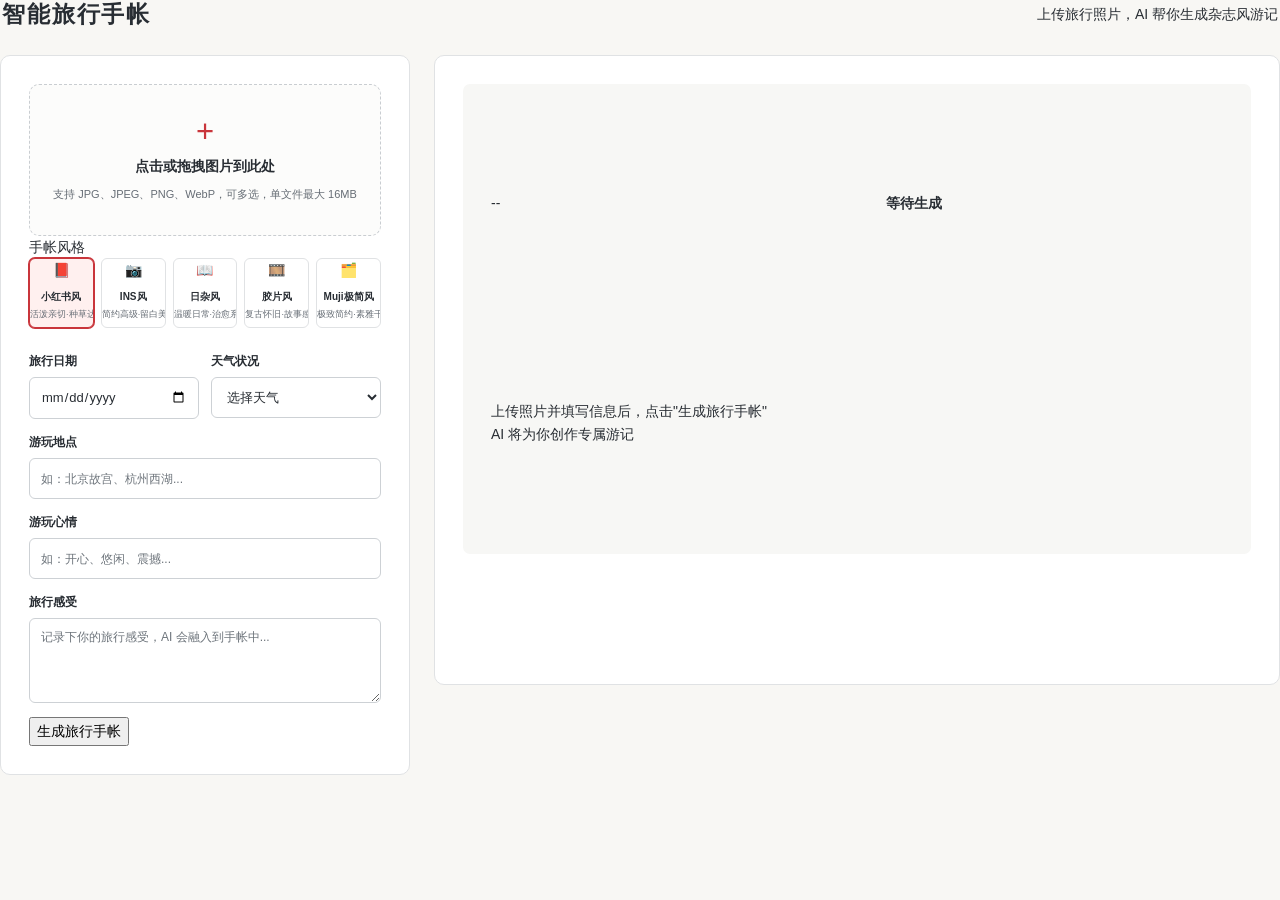
<file: report_assets/ui_prototype.html>
<!DOCTYPE html>
<html lang="zh-CN">
<head>
  <meta charset="UTF-8">
  <meta name="viewport" content="width=device-width, initial-scale=1.0">
  <title>智旅纪 UI 原型截图页</title>
  <link rel="stylesheet" href="../static/style.css">
  <style>
    body { min-height: auto; }
    .shot-title {
      max-width: 1200px;
      margin: 0 auto 16px;
      padding: 18px 24px 0;
      color: #555;
      font-weight: 700;
    }
    .mock-photo {
      width: 100%;
      height: 100%;
      display: flex;
      align-items: center;
      justify-content: center;
      color: #fff;
      font-weight: 700;
      background: linear-gradient(135deg, #b71c1c, #fdd835);
    }
    .mock-photo.two { background: linear-gradient(135deg, #455a64, #90caf9); }
    .mock-photo.three { background: linear-gradient(135deg, #6d4c41, #ffcc80); }
    .result-image.mock {
      min-height: 180px;
      display: flex;
      align-items: center;
      justify-content: center;
      color: #fff;
      font-weight: 700;
      background: linear-gradient(135deg, #7b1fa2, #f48fb1);
    }
    .shot-page { display: none; }
    .shot-page.active { display: block; }
  </style>
</head>
<body>
  <div id="shot1" class="shot-page active">
    <div class="app-container">
      <header class="app-header">
        <h1>智能旅行手帐</h1>
        <p class="subtitle">上传旅行照片，AI 帮你生成杂志风游记</p>
      </header>
      <main class="main-layout">
        <section class="panel input-panel">
          <div class="upload-area">
            <div class="upload-icon">+</div>
            <p>点击或拖拽图片到此处</p>
            <p class="hint">支持 JPG、JPEG、PNG、WebP，可多选，单文件最大 16MB</p>
          </div>
          <div class="style-section">
            <label class="section-label">手帐风格</label>
            <div class="style-grid">
              <div class="style-card selected"><span class="style-icon">📕</span><span class="style-name">小红书风</span><span class="style-desc">活泼亲切·种草达人</span></div>
              <div class="style-card"><span class="style-icon">📷</span><span class="style-name">INS风</span><span class="style-desc">简约高级·留白美学</span></div>
              <div class="style-card"><span class="style-icon">📖</span><span class="style-name">日杂风</span><span class="style-desc">温暖日常·治愈系</span></div>
              <div class="style-card"><span class="style-icon">🎞️</span><span class="style-name">胶片风</span><span class="style-desc">复古怀旧·故事感</span></div>
              <div class="style-card"><span class="style-icon">🗂️</span><span class="style-name">Muji极简风</span><span class="style-desc">极致简约·素雅干净</span></div>
            </div>
          </div>
          <div class="input-row">
            <div class="input-group input-half"><label>旅行日期</label><input type="date"></div>
            <div class="input-group input-half"><label>天气状况</label><select><option>选择天气</option></select></div>
          </div>
          <div class="text-inputs">
            <div class="input-group"><label>游玩地点</label><input placeholder="如：北京故宫、杭州西湖..."></div>
            <div class="input-group"><label>游玩心情</label><input placeholder="如：开心、悠闲、震撼..."></div>
            <div class="input-group"><label>旅行感受</label><textarea rows="2" placeholder="记录下你的旅行感受，AI 会融入到手帐中..."></textarea></div>
          </div>
          <button class="btn-submit">生成旅行手帐</button>
        </section>
        <section class="panel output-panel">
          <div class="empty-state"><div class="empty-icon">--</div><h3>等待生成</h3><p>上传照片并填写信息后，点击"生成旅行手帐"<br>AI 将为你创作专属游记</p></div>
        </section>
      </main>
    </div>
  </div>

  <div id="shot2" class="shot-page">
    <div class="app-container">
      <header class="app-header"><h1>智能旅行手帐</h1><p class="subtitle">上传旅行照片，AI 帮你生成杂志风游记</p></header>
      <main class="main-layout">
        <section class="panel input-panel">
          <div class="upload-area"><p>已选择 <b>3</b> 张照片<br><small>点击更换</small></p></div>
          <div class="preview-grid" style="display:grid">
            <div class="preview-item"><div class="mock-photo">照片 1</div><button class="preview-remove">&times;</button></div>
            <div class="preview-item"><div class="mock-photo two">照片 2</div><button class="preview-remove">&times;</button></div>
            <div class="preview-item"><div class="mock-photo three">照片 3</div><button class="preview-remove">&times;</button></div>
          </div>
          <div class="style-section"><label class="section-label">手帐风格</label><div class="style-grid"><div class="style-card"><span class="style-icon">📕</span><span class="style-name">小红书风</span><span class="style-desc">活泼亲切·种草达人</span></div><div class="style-card"><span class="style-icon">📷</span><span class="style-name">INS风</span><span class="style-desc">简约高级·留白美学</span></div><div class="style-card selected"><span class="style-icon">📖</span><span class="style-name">日杂风</span><span class="style-desc">温暖日常·治愈系</span></div><div class="style-card"><span class="style-icon">🎞️</span><span class="style-name">胶片风</span><span class="style-desc">复古怀旧·故事感</span></div><div class="style-card"><span class="style-icon">🗂️</span><span class="style-name">Muji极简风</span><span class="style-desc">极致简约·素雅干净</span></div></div></div>
          <div class="input-row"><div class="input-group input-half"><label>旅行日期</label><input value="2026-05-18"></div><div class="input-group input-half"><label>天气状况</label><select><option>晴天☀️</option></select></div></div>
          <div class="text-inputs"><div class="input-group"><label>游玩地点</label><input value="北京故宫"></div><div class="input-group"><label>游玩心情</label><input value="震撼、开心"></div><div class="input-group"><label>旅行感受</label><textarea rows="2">红墙黄瓦在阳光下非常有故事感，像走进历史现场。</textarea></div></div>
          <button class="btn-submit">生成旅行手帐</button>
        </section>
        <section class="panel output-panel"><div class="empty-state"><div class="empty-icon">--</div><h3>等待生成</h3><p>右侧将在生成后展示手帐文案、定位和景点信息</p></div></section>
      </main>
    </div>
  </div>

  <div id="shot3" class="shot-page">
    <div class="app-container">
      <header class="app-header"><h1>智能旅行手帐</h1><p class="subtitle">上传旅行照片，AI 帮你生成杂志风游记</p></header>
      <main class="main-layout">
        <section class="panel input-panel">
          <div class="upload-area"><p>已选择 <b>3</b> 张照片<br><small>点击更换</small></p></div>
          <div class="style-section"><label class="section-label">手帐风格</label><div class="style-grid"><div class="style-card selected"><span class="style-icon">📕</span><span class="style-name">小红书风</span><span class="style-desc">活泼亲切·种草达人</span></div><div class="style-card"><span class="style-icon">📷</span><span class="style-name">INS风</span><span class="style-desc">简约高级·留白美学</span></div><div class="style-card"><span class="style-icon">📖</span><span class="style-name">日杂风</span><span class="style-desc">温暖日常·治愈系</span></div><div class="style-card"><span class="style-icon">🎞️</span><span class="style-name">胶片风</span><span class="style-desc">复古怀旧·故事感</span></div><div class="style-card"><span class="style-icon">🗂️</span><span class="style-name">Muji极简风</span><span class="style-desc">极致简约·素雅干净</span></div></div></div>
          <button class="btn-submit" disabled>生成旅行手帐</button>
          <div class="loading" style="display:flex"><div class="spinner"></div><p>正在分析照片、生成手帐...</p></div>
        </section>
        <section class="panel output-panel"><div class="empty-state"><div class="empty-icon">--</div><h3>生成中</h3><p>系统正在进行 EXIF 解析、VLM 图片理解、地图查询和 LLM 文案生成</p></div></section>
      </main>
    </div>
  </div>

  <div id="shot4" class="shot-page">
    <div class="app-container">
      <header class="app-header"><h1>智能旅行手帐</h1><p class="subtitle">上传旅行照片，AI 帮你生成杂志风游记</p></header>
      <main class="main-layout">
        <section class="panel input-panel"><div class="upload-area"><p>已选择 <b>3</b> 张照片<br><small>点击更换</small></p></div><button class="btn-submit">重新生成旅行手帐</button></section>
        <section class="panel output-panel">
          <div class="result-content" style="display:flex">
            <div class="result-image-grid"><div class="result-image multi mock">故宫广场</div><div class="result-image multi mock" style="background:linear-gradient(135deg,#1565c0,#80deea)">蓝天屋檐</div></div>
            <div class="image-meta">
              <div class="meta-item"><span class="meta-label">📍 拍摄地点</span><span>北京市东城区故宫博物院</span></div>
              <div class="meta-item"><span class="meta-label">🕐 拍摄时间</span><span>2026-05-18 10:30:00</span></div>
              <div class="meta-item"><span class="meta-label">🌐 GPS</span><span>39.9163, 116.3972</span></div>
              <div class="meta-item"><span class="meta-label">🎨 风格</span><span>小红书风</span></div>
            </div>
            <div class="journal-card"><div class="journal-content">✨故宫晴日手帐\n\n今天终于走进了红墙黄瓦之间。阳光落在琉璃瓦上，整个广场都像被点亮了一样。\n\nAI 根据照片识别出宫殿、广场、人群和晴朗天气，并结合 GPS 定位补充了附近景点。很适合整理成一篇可以分享的旅行记录。\n\n#北京旅行 #故宫 #旅行手帐</div></div>
          </div>
        </section>
      </main>
    </div>
  </div>

  <div id="shot5" class="shot-page">
    <div class="app-container">
      <header class="app-header"><h1>智能旅行手帐</h1><p class="subtitle">上传旅行照片，AI 帮你生成杂志风游记</p></header>
      <main class="main-layout">
        <section class="panel input-panel"><div class="upload-area"><p>已选择 <b>3</b> 张照片<br><small>点击更换</small></p></div><button class="btn-submit">继续创作</button></section>
        <section class="panel output-panel">
          <div class="result-content" style="display:flex">
            <div class="journal-card"><div class="journal-content">☕ 在红墙边停留的上午\n\n风穿过午门，光落在石阶上。我把这一天收进照片，也收进一段温柔的文字里。</div></div>
            <div class="regen-section"><p class="regen-label">不满意？换个风格试试</p><div class="regen-buttons"><button class="btn-regen">更文艺</button><button class="btn-regen">更少女</button><button class="btn-regen">更治愈</button><button class="btn-regen">更像朋友圈</button><button class="btn-regen">更像旅行杂志</button></div></div>
            <button class="btn-export"><span class="export-icon">🖼️</span> 一键生成手帐长图</button>
            <div class="export-loading" style="display:flex"><div class="spinner small"></div><p>正在排版生成杂志风长图...</p></div>
          </div>
        </section>
      </main>
    </div>
  </div>

  <script>
    const target = new URLSearchParams(location.search).get("shot") || "1";
    document.querySelectorAll(".shot-page").forEach(el => el.classList.remove("active"));
    document.getElementById("shot" + target).classList.add("active");
  </script>
</body>
</html>
</file>
<file: static/style.css>
:root{--paper:#f8f7f4;--surface:#fff;--ink:#282d33;--muted:#666d75;--border:#e0e2e4;--red:#c9353b;--red-soft:#fff0ef;--radius:10px;--focus:0 0 0 3px #c9353b30;color-scheme:light}
*{box-sizing:border-box}html{scroll-behavior:smooth}body{margin:0;background:var(--paper);color:var(--ink);font-family:-apple-system,BlinkMacSystemFont,"Segoe UI","PingFang SC","Microsoft YaHei",sans-serif;font-size:14px;line-height:1.6;min-height:100dvh}button,input,textarea,select{font:inherit}button{cursor:pointer}button:disabled{cursor:not-allowed;opacity:.5}button,input,textarea,select,summary{outline-offset:4px}button:focus-visible,input:focus-visible,textarea:focus-visible,select:focus-visible,summary:focus-visible,a:focus-visible{outline:2px solid var(--red)}button{transition:background-color .15s,border-color .15s,color .15s}h1,h2,h3,p{margin:0}h1{font-size:23px;line-height:1.25;letter-spacing:.08em}h2{font-size:22px;letter-spacing:-.035em;line-height:1.4}h3{font-size:14px;font-weight:650}img{display:block;max-width:100%}[hidden]{display:none!important}.visually-hidden{position:absolute;width:1px;height:1px;padding:0;margin:-1px;overflow:hidden;clip:rect(0,0,0,0);white-space:nowrap;border:0}.skip-link{position:fixed;top:10px;left:10px;transform:translateY(-200%);z-index:10;background:white;color:var(--red);padding:10px}.skip-link:focus{transform:none}.page-shell{width:min(1260px,calc(100% - 64px));margin:0 auto;padding:25px 0 20px}.app-header{display:flex;justify-content:space-between;align-items:center;gap:20px;padding:0 2px 26px}.brand-lockup{display:flex;align-items:center;gap:12px}.brand-mark{display:grid;place-items:center;width:46px;height:46px;background:var(--red);color:white;border-radius:9px;font-weight:750;font-size:13px;letter-spacing:.08em}.brand-lockup p{color:var(--muted);font-size:11px;letter-spacing:.18em;margin-top:4px}.draft-tools{display:flex;align-items:center;gap:17px;color:var(--muted);font-size:12px}.text-button{border:0;background:transparent;color:var(--red);padding:4px;font-size:12px;font-weight:600}.text-button:hover{text-decoration:underline}.main-layout{display:grid;grid-template-columns:minmax(350px,410px) minmax(0,1fr);gap:24px;align-items:start}.panel{background:var(--surface);border:1px solid var(--border);border-radius:var(--radius);padding:28px}.panel-heading{margin-bottom:24px}.panel-heading p{color:var(--muted);font-size:12px;margin-top:6px}.upload-area{display:flex;width:100%;min-height:152px;align-items:center;justify-content:center;flex-direction:column;gap:8px;border:1.5px dashed #c9cdd1;border-radius:var(--radius);background:#fcfcfb;color:var(--ink);padding:16px;font-weight:600}.upload-area:hover,.upload-area.drag-over{border-color:var(--red);background:var(--red-soft)}.upload-icon{font-size:31px;font-weight:300;line-height:1;color:var(--red)}.hint{font-size:11px;font-weight:400;line-height:1.6;color:var(--muted)}.privacy-note{font-size:10px;line-height:1.8;color:var(--muted);margin:10px 0 24px}.section-row{display:flex;gap:12px;align-items:baseline;justify-content:space-between;margin-bottom:12px}.section-row .hint{text-align:right}.photo-section{margin-bottom:25px}.photo-section h3 span{color:var(--muted);font-weight:400;font-size:12px}.preview-grid{display:grid;grid-template-columns:repeat(3,minmax(0,1fr));gap:8px}.preview-item{position:relative;border:1px solid var(--border);border-radius:7px;overflow:hidden;background:#f5f5f4}.preview-item.dragging{opacity:.45}.preview-item.drag-target{outline:2px solid var(--red);outline-offset:2px}.preview-item img{width:100%;aspect-ratio:1;object-fit:cover}.photo-controls{display:flex;align-items:center;justify-content:space-between;padding:4px 5px;gap:3px}.photo-controls span{font-size:10px;color:var(--muted)}.photo-controls button{border:0;background:white;color:var(--ink);padding:2px 5px;border-radius:3px;font-size:13px;min-height:26px;min-width:24px}.photo-controls button:hover{background:var(--red-soft)}.preview-remove{color:var(--red)!important}.style-section{border:0;margin:0 0 24px;padding:0;min-width:0}.style-section legend{padding:0;font-size:14px;font-weight:650;margin-bottom:12px}.style-grid{display:grid;grid-template-columns:repeat(5,minmax(0,1fr));gap:7px}.style-card{background:white;border:1.5px solid var(--border);border-radius:6px;overflow:hidden;min-width:0;padding:0 0 6px;color:var(--ink);text-align:center}.style-card img{width:100%;height:76px;object-fit:cover;object-position:top;border-bottom:1px solid var(--border);background:#f3f2ef}.style-card.selected{border-color:var(--red);box-shadow:0 0 0 1px var(--red);background:var(--red-soft)}.style-card:hover{border-color:var(--red)}.style-name{display:block;font-size:10px;font-weight:650;margin-top:7px;white-space:nowrap}.style-desc{display:block;font-size:9px;color:var(--muted);margin-top:2px;white-space:nowrap}.form-card{border-top:1px solid var(--border);border-bottom:1px solid var(--border);margin-bottom:24px}.form-card summary,.result-settings summary,.photo-metadata summary{cursor:pointer;padding:13px 0;font-weight:600;font-size:13px}.form-card summary span{color:var(--muted);font-weight:400;font-size:11px;margin-left:6px}.details-content{padding:4px 0 16px}.input-row{display:grid;grid-template-columns:1fr 1fr;gap:12px}.input-group{display:flex;flex-direction:column;gap:6px;margin-bottom:14px;min-width:0}.input-group label,.field-label{font-size:12px;font-weight:600}.input-group input,.input-group textarea,.input-group select{width:100%;min-height:41px;border:1px solid #cdd1d5;border-radius:6px;background:#fff;color:var(--ink);padding:9px 11px;line-height:1.5;font-size:13px}.input-group textarea{resize:vertical;min-height:85px}.input-group input::placeholder,.input-group textarea::placeholder{color:#6d747b;font-size:12px}.input-group input:focus,.input-group textarea:focus,.input-group select:focus{border-color:var(--red)}.btn-primary{display:flex;gap:14px;align-items:center;justify-content:center;background:var(--red);border:1px solid var(--red);color:#fff;font-weight:600;font-size:13px;min-height:45px;padding:10px 20px;border-radius:6px;white-space:nowrap}.btn-primary:hover:enabled{background:#ad282e;border-color:#ad282e}.generate-bar .btn-primary{width:100%;justify-content:space-between}.btn-primary.compact{min-height:35px;padding:6px 16px;font-size:12px}.button-secondary{border:1px solid #cdd1d5;border-radius:6px;background:white;color:var(--ink);font-size:12px;padding:6px 12px;min-height:35px;white-space:nowrap}.button-secondary:hover:enabled{background:#f4f5f5;border-color:#9ea5ad}.output-panel{min-height:630px}.empty-state{display:grid;grid-template-columns:minmax(0,1fr) 46%;gap:24px;align-items:center;min-height:470px;background:#f7f7f5;border-radius:7px;padding:28px;overflow:hidden}.sample-copy h3{font-family:Georgia,"Songti SC",serif;font-size:26px;letter-spacing:-.04em;line-height:1.5;margin-bottom:13px}.sample-copy p{font-size:12px;line-height:1.9;color:var(--muted)}.sample-caption{display:inline-block;margin-top:26px;font-size:10px;color:var(--muted);border-top:1px solid #cdd1d5;padding-top:8px}.sample-preview{width:100%;max-height:460px;object-fit:cover;object-position:top;box-shadow:0 5px 25px #282d3314;background:#fff}.error-message{background:#fff1f0;color:#a4282d;border:1px solid #e9babb;border-radius:6px;font-size:12px;padding:11px 13px;line-height:1.7;margin-bottom:16px}.warning-message{background:#fff8e5;color:#755519;border:1px solid #ebd8a6;border-radius:6px;font-size:11px;line-height:1.8;padding:10px 13px;margin-bottom:12px}.warning-message p+p{margin-top:4px}.job-status{padding:16px;border:1px solid var(--border);border-radius:7px;background:#fbfbfa;margin-bottom:18px}.job-status>p{font-size:12px;color:var(--ink)}.stage-list{display:grid;grid-template-columns:repeat(4,1fr);gap:5px;list-style:none;padding:0;margin:13px 0 0;counter-reset:stage}.stage-list li{font-size:10px;color:var(--muted);position:relative;padding-top:11px;border-top:2px solid #dfe2e4}.stage-list li.current{color:var(--red);border-color:var(--red);font-weight:650}.stage-list li.complete{border-color:#78836f;color:#4d6253}.status-actions{display:flex;flex-wrap:wrap;gap:8px;margin-top:12px}.status-actions:has(button:not([hidden])){margin-top:12px}.status-actions:has(button[hidden]):not(:has(button:not([hidden]))){margin-top:0}.result-toolbar{display:flex;justify-content:space-between;gap:12px;margin-bottom:15px}.history-buttons,.export-buttons{display:flex;gap:7px}.preview-status{font-size:11px;color:var(--muted);margin:8px 0 10px;min-height:18px}.preview-stage{background:#eeefed;border:1px solid #e0e2de;border-radius:7px;padding:22px;min-height:260px;display:flex;align-items:flex-start;justify-content:center;overflow:hidden}.finished-preview{width:min(100%,600px);height:auto;background:white;box-shadow:0 6px 22px #282d3312;transition:opacity .15s}.preview-stage[aria-busy="true"] .finished-preview{opacity:.6}.preview-placeholder{align-self:center;text-align:center;font-size:12px;color:var(--muted);padding:50px 10px}.preview-retry{margin:8px 0}.editor-section{margin-top:28px;border-top:1px solid var(--border);padding-top:22px}.editor-section>.section-row{margin-bottom:18px}.editor-section h3{font-size:15px}.editor-section textarea{line-height:1.85}#journalTitle{font-size:16px;font-weight:600}#journalBody{min-height:210px}.result-settings,.photo-metadata{border-top:1px solid var(--border)}.regen-section{border-top:1px solid var(--border);padding-top:15px;margin-top:3px}.regen-buttons{display:flex;flex-wrap:wrap;gap:7px;margin:9px 0}.btn-regen{background:#f6f6f4;border:1px solid #dadddf;color:var(--ink);border-radius:5px;padding:7px 11px;min-height:35px;font-size:11px}.btn-regen:hover:enabled{background:var(--red-soft);border-color:var(--red);color:var(--red)}.photo-metadata{margin-top:17px}.photo-metadata ul{padding-left:20px;margin:0 0 10px;color:var(--muted);font-size:11px}.photo-metadata li+li{margin-top:8px}.app-footer{padding-top:24px;color:var(--muted);font-size:10px;text-align:center;letter-spacing:.1em}.mobile-tabs{display:none}
@media(min-width:1500px){.page-shell{padding-top:40px}.main-layout{gap:30px}.panel{padding:32px}}
@media(max-width:1050px){.page-shell{width:calc(100% - 36px)}.main-layout{grid-template-columns:minmax(310px,360px) minmax(0,1fr);gap:16px}.panel{padding:22px}.empty-state{grid-template-columns:1fr;padding:23px;gap:20px}.sample-preview{width:160px;margin:auto;max-height:270px}.sample-copy{text-align:center}.sample-copy h3{font-size:24px}.sample-caption{margin-top:14px}.preview-stage{padding:14px}.editor-section>.section-row{display:block}.editor-section>.section-row .hint{display:block;text-align:left;margin-top:4px}}
@media(max-width:760px){body{padding-bottom:78px}.page-shell{width:calc(100% - 28px);padding-top:18px}.app-header{padding-bottom:18px;gap:12px}.brand-lockup{gap:9px}.brand-mark{width:38px;height:38px;font-size:11px}h1{font-size:20px}.brand-lockup p{font-size:9px;letter-spacing:.1em}.draft-tools{flex-direction:column;align-items:flex-end;gap:2px;font-size:9px}.text-button{font-size:10px}.main-layout{display:block}.panel{padding:21px 18px;border-radius:8px}.panel-heading{margin-bottom:21px}h2{font-size:20px}.panel-heading p{font-size:11px}.mobile-tabs{display:flex;margin:0 0 14px;border-bottom:1px solid var(--border);gap:24px}.mobile-tabs button{padding:9px 3px;border:0;border-bottom:2px solid transparent;background:transparent;color:var(--muted);font-size:13px}.mobile-tabs button.active{color:var(--red);font-weight:600;border-bottom-color:var(--red)}body[data-mobile-panel="materials"] .output-panel{display:none}body[data-mobile-panel="work"] .input-panel{display:none}.output-panel{min-height:550px}.generate-bar{position:fixed;bottom:0;left:0;right:0;padding:11px 18px calc(11px + env(safe-area-inset-bottom));background:#fffffff5;border-top:1px solid var(--border);z-index:5}.generate-bar .btn-primary{min-height:45px}body[data-mobile-panel="work"] .generate-bar{display:none}.style-card img{height:83px}.style-name{font-size:10px}.style-desc{font-size:9px}.empty-state{min-height:400px;padding:24px;gap:20px}.sample-preview{width:165px;max-height:235px}.result-toolbar{flex-wrap:wrap}.export-buttons{margin-left:auto}.button-secondary{padding:6px 10px;font-size:11px}.btn-primary.compact{font-size:11px;padding:6px 12px}.preview-stage{padding:10px}.input-row{gap:9px}.stage-list li{font-size:9px}.privacy-note{font-size:10px;margin-bottom:21px}.preview-grid{gap:7px}.photo-controls button{min-width:24px;min-height:30px;padding:3px}.app-footer{padding-top:18px}.editor-section>.section-row .hint{font-size:10px}.regen-buttons{gap:6px}.btn-regen{padding:7px 9px}.sample-copy h3{font-size:23px}}
@media(prefers-reduced-motion:reduce){html{scroll-behavior:auto}*,*::before,*::after{transition:none!important;animation:none!important}}

.journal-length{margin:-7px 0 14px}.journal-length.invalid{color:#a4282d}.result-photo-section{margin:5px 0 14px}.result-photo-section .preview-grid{grid-template-columns:repeat(4,minmax(0,1fr))}@media(max-width:760px){.result-photo-section .preview-grid{grid-template-columns:repeat(3,minmax(0,1fr))}}

.site-nav{display:flex;align-items:center;gap:22px;margin:0 auto}.site-nav a{color:var(--muted);text-decoration:none;font-size:13px;padding:8px 0;border-bottom:2px solid transparent;white-space:nowrap}.site-nav a:hover{color:var(--red)}.site-nav a.active{color:var(--red);font-weight:600;border-bottom-color:var(--red)}.publish-open{color:var(--red)}.export-buttons{flex-wrap:wrap;justify-content:flex-end}.publish-dialog{width:min(760px,calc(100% - 36px));max-height:calc(100dvh - 48px);border:1px solid var(--border);border-radius:12px;background:white;color:var(--ink);padding:27px;box-shadow:0 24px 80px #202a3240;overflow:auto}.publish-dialog::backdrop{background:#1d242a80}.publish-heading{display:flex;align-items:flex-start;justify-content:space-between;gap:20px;margin-bottom:23px}.publish-heading h2{font-size:21px}.publish-heading p{font-size:12px;color:var(--muted);margin-top:5px}.dialog-close{border:0;background:transparent;color:var(--muted);font-size:27px;line-height:1;padding:2px 6px;min-width:32px;min-height:32px}.dialog-close:hover:enabled{color:var(--red)}.publish-layout{display:grid;grid-template-columns:180px minmax(0,1fr);gap:24px}.publish-preview-column{align-self:start;padding:14px;background:#f4f5f2;border-radius:7px}.publish-preview-column img{width:100%;max-height:440px;object-fit:contain;object-position:top;box-shadow:0 3px 15px #282d3314}.publish-preview-column p{font-size:11px;color:var(--muted);text-align:center;margin-top:12px}.publish-dialog .input-group{margin-bottom:15px}.topic-chips{display:flex;flex-wrap:wrap;gap:6px}.topic-chips:empty{display:none}.topic-chip{display:inline-flex;align-items:center;gap:5px;background:var(--red-soft);border:1px solid #edc7c7;border-radius:5px;padding:4px 7px;font-size:11px;color:#a4282d;max-width:100%;overflow-wrap:anywhere}.topic-chip button{border:0;background:transparent;color:inherit;min-height:24px;min-width:24px;padding:0 3px;font-size:16px}.topic-suggestions{display:flex;flex-wrap:wrap;gap:5px;margin-top:3px}.topic-suggestions button{font-size:10px;background:#f5f5f3;border:1px solid #dde0dc;border-radius:4px;padding:4px 7px;color:var(--muted);min-height:28px}.topic-suggestions button:hover:enabled{color:var(--red);border-color:var(--red)}.topic-error{font-size:11px;color:#a4282d}.publish-location-note{font-size:11px;line-height:1.9;color:var(--muted);margin:15px 0 13px;padding-top:12px;border-top:1px solid var(--border)}.publish-location-note .text-button{font-size:11px;padding-left:0}.publish-confirm{display:flex;align-items:flex-start;gap:9px;font-size:12px;line-height:1.7;cursor:pointer}.publish-confirm input{accent-color:var(--red);margin:3px 0 0;flex-shrink:0;width:15px;height:15px}.publish-status{font-size:11px;color:var(--muted);min-height:18px;margin:11px 0 7px}.publish-submit{width:100%}.publish-success{padding:18px 0 10px;text-align:center}.publish-success h3{font-size:25px;margin-bottom:9px}.publish-success p{font-size:12px;color:var(--muted);margin-bottom:22px}.publish-success .btn-primary{display:inline-flex;text-decoration:none;margin-right:7px;min-height:39px}.publish-success .button-secondary{min-height:39px}
@media(max-width:760px){.app-header{flex-wrap:wrap}.site-nav{order:3;flex-basis:100%;margin-top:4px;gap:24px}.site-nav a{padding:6px 0;font-size:12px}.publish-dialog{padding:21px 17px;width:calc(100% - 24px);max-height:calc(100dvh - 30px)}.publish-heading{gap:12px;margin-bottom:18px}.publish-heading h2{font-size:19px}.publish-heading p{font-size:11px}.publish-layout{grid-template-columns:1fr;gap:20px}.publish-preview-column{display:flex;align-items:center;gap:14px;padding:11px 15px}.publish-preview-column img{width:70px;max-height:115px}.publish-preview-column p{text-align:left;margin:0;font-size:11px}.publish-dialog .input-group{margin-bottom:13px}.publish-confirm{font-size:11px}.publish-success .btn-primary{font-size:12px}}

body:has(.publish-dialog[open]){overflow:hidden}
</file>
